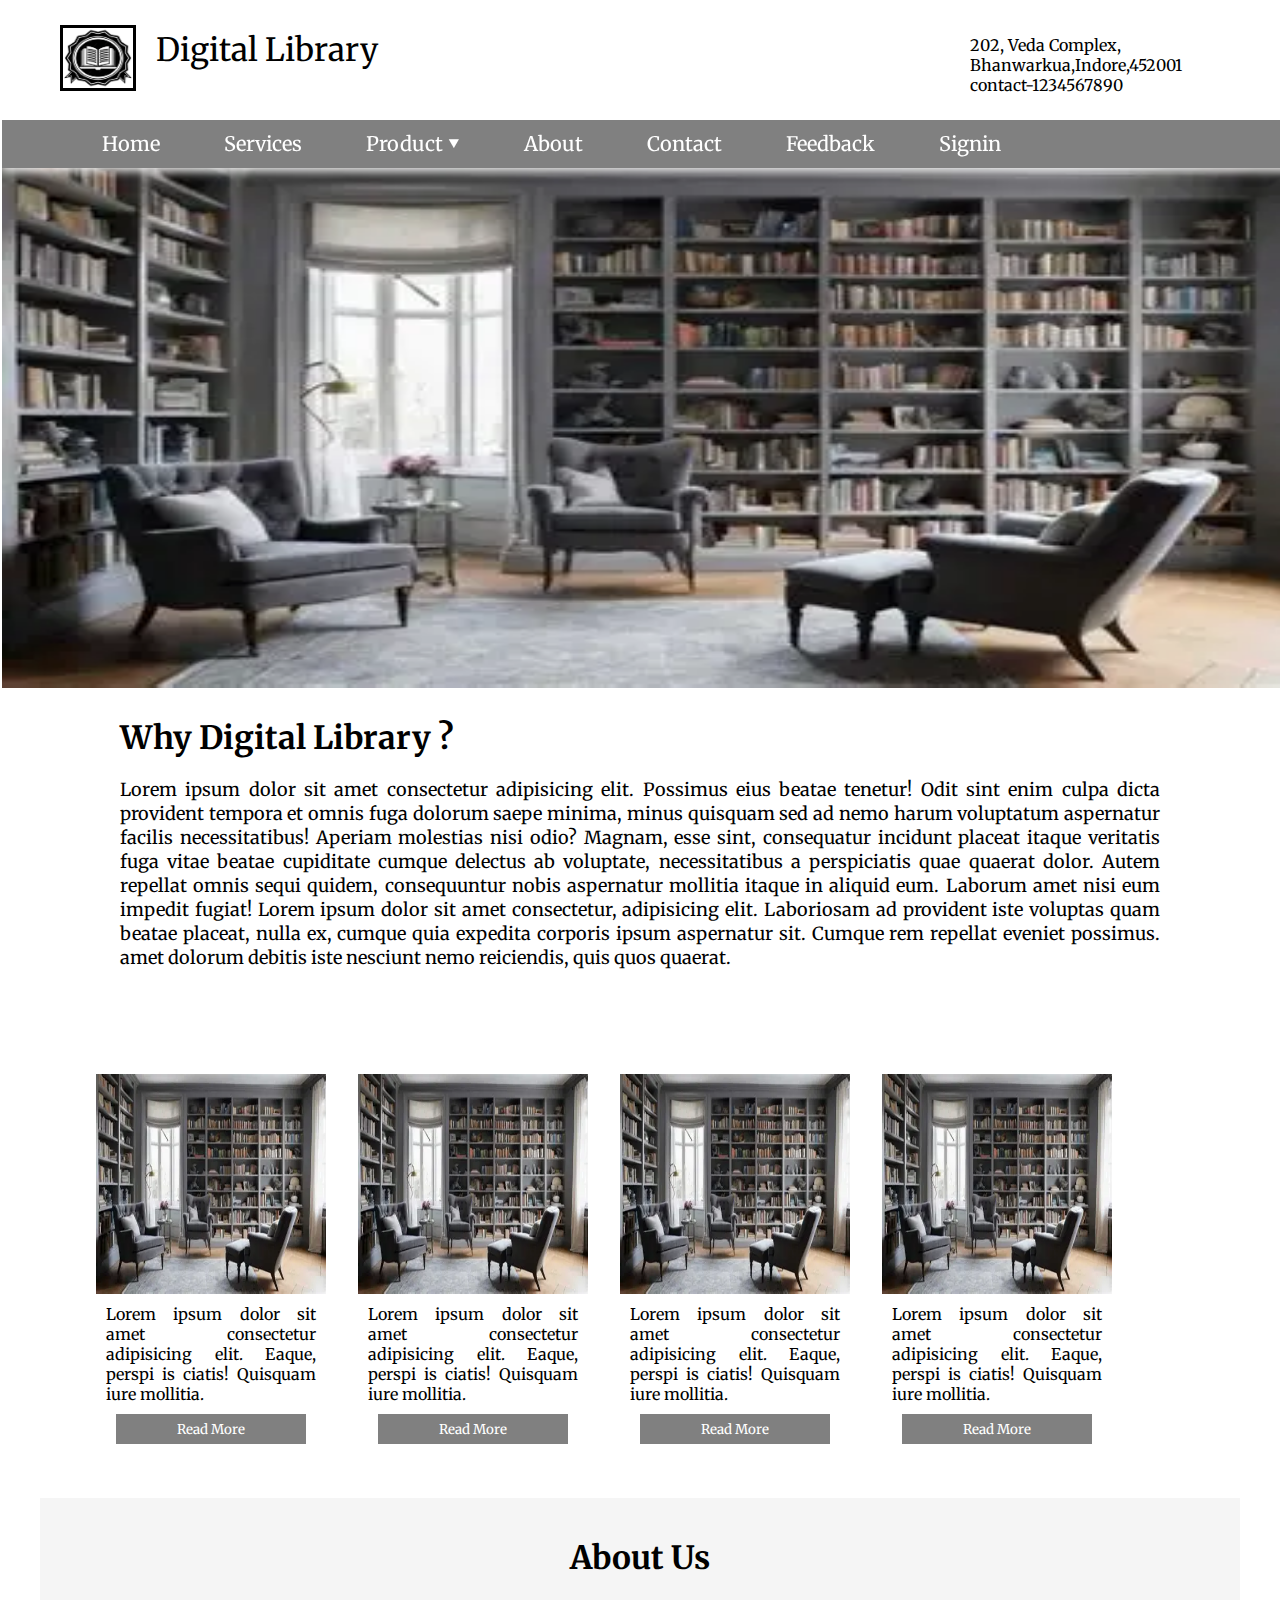
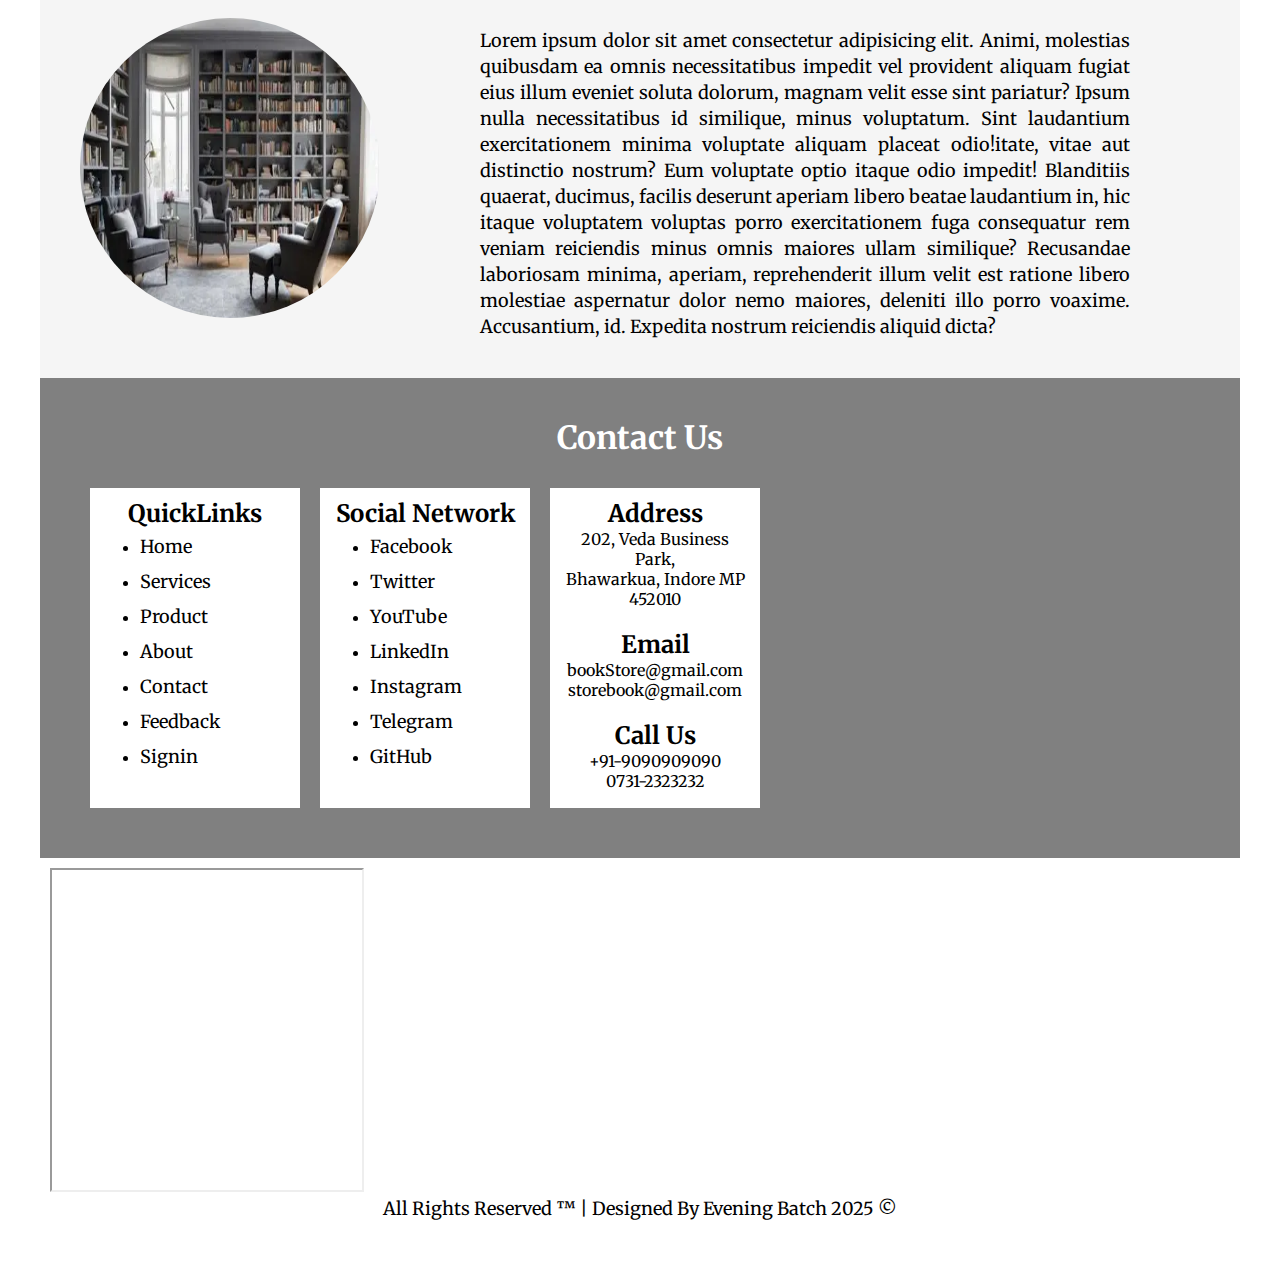
<file: Digital library/Index.html>
<!DOCTYPE html>
<html lang="en">
<head>
    <meta charset="UTF-8">
    <meta name="viewport" content="width=device-width, initial-scale=1.0">
    <title>Document</title>
    <link rel="stylesheet" href="Style.css">
</head>
<body>
    <div id="box">
        <div id="header">
            <!-- <div id="box1">--> <img src="book.webp" id="logo" alt="book"><!--</div> -->
             <span id="heading">Digital Library </span>
             <div id="address">202, Veda Complex,
                               Bhanwarkua,Indore,452001
                               contact-1234567890</div>
                <!-- <div id="box2"> -->
                </div>
                <div id="nav">
                     <ul>
                <li><a href="index.html">Home</a></li>
                <li><a href="">Services</a></li>
                <li><a href="">Product &#9662;</a>
                    <ul>
                        <li><a href="">Product 1</a></li>
                        <li><a href="">Product 2</a></li>
                        <li><a href="">Product 3</a></li>
                        <li><a href="">Product 4</a></li>
                        <li><a href="">Product 5</a></li>
                    </ul>
                </li>
                <li><a href="about.html">About</a></li>
                <li><a href="contact.html">Contact</a></li>
                <li><a href="">Feedback</a></li>
                <li><a href="">Signin</a></li>
            </ul>
                     </div>
                <!-- </div> -->
                  <div id="bannerArea">
            <img src="library.webp" id="bannerImg" alt="">
        </div>
        <div id="section">
            <h1>Why Digital Library ? </h1> <br>
            <p>
                Lorem ipsum dolor sit amet consectetur adipisicing elit. Possimus eius beatae tenetur! Odit sint enim
                culpa dicta provident tempora et omnis fuga dolorum saepe minima, minus quisquam sed ad nemo harum
                voluptatum aspernatur facilis necessitatibus! Aperiam molestias nisi odio? Magnam, esse sint,
                consequatur incidunt placeat itaque veritatis fuga vitae beatae cupiditate cumque delectus ab voluptate,
                necessitatibus a perspiciatis quae quaerat dolor. Autem repellat omnis sequi quidem, consequuntur nobis
                aspernatur mollitia itaque in aliquid eum. Laborum amet nisi eum impedit fugiat! Lorem ipsum dolor sit
                amet consectetur, adipisicing elit. Laboriosam ad provident iste voluptas quam beatae placeat, nulla ex,
                cumque quia expedita corporis ipsum aspernatur sit. Cumque rem repellat eveniet possimus. amet dolorum
                debitis iste nesciunt nemo reiciendis, quis quos quaerat.
            </p>
        </div>
        <div id="box">
              <div id="box1">
                <div id="boxImage">
                    <img src="library.webp" id="boxImg" alt="">
                </div>
                <div id="boxContent">
                    Lorem ipsum dolor sit amet consectetur adipisicing elit. Eaque, perspi is ciatis! Quisquam iure
                    mollitia. <br>
                    <button>Read More</button>
                </div>
            </div>
            <div id="box1">
                <div id="boxImage">
                    <img src="library.webp" id="boxImg" alt="">
                </div>
                <div id="boxContent">
                    Lorem ipsum dolor sit amet consectetur adipisicing elit. Eaque, perspi is ciatis! Quisquam iure
                    mollitia. <br>
                    <button>Read More</button>
                </div>
            </div>
            <div id="box1">
                <div id="boxImage">
                    <img src="library.webp" id="boxImg" alt="">
                </div>
                <div id="boxContent">
                    Lorem ipsum dolor sit amet consectetur adipisicing elit. Eaque, perspi is ciatis! Quisquam iure
                    mollitia. <br>
                    <button>Read More</button>
                </div>
            </div>
            <div id="box1">
                <div id="boxImage">
                    <img src="library.webp" id="boxImg" alt="">
                </div>
                <div id="boxContent">
                    Lorem ipsum dolor sit amet consectetur adipisicing elit. Eaque, perspi is ciatis! Quisquam iure
                    mollitia. <br>
                    <button>Read More</button>
                </div>
            </div>
      </div>

            
    
    <div id="about">
            <center>
                <h1>About Us</h1>
            </center>
            <div id="aboutImg">
                <img src="library.webp" id="aboutImage" alt="">
            </div>
            <div id="aboutContent">
                Lorem ipsum dolor sit amet consectetur adipisicing elit. Animi, molestias quibusdam ea omnis necessitatibus impedit vel provident aliquam fugiat eius illum eveniet soluta dolorum, magnam velit esse sint pariatur? Ipsum nulla necessitatibus id similique, minus voluptatum. Sint laudantium exercitationem minima voluptate aliquam placeat odio!itate, vitae aut distinctio nostrum? Eum voluptate optio itaque odio impedit! Blanditiis quaerat, ducimus, facilis deserunt aperiam libero beatae laudantium in, hic itaque voluptatem voluptas porro exercitationem fuga consequatur rem veniam reiciendis minus omnis maiores ullam similique? Recusandae laboriosam minima, aperiam, reprehenderit illum velit est ratione libero molestiae aspernatur dolor nemo maiores, deleniti illo porro voaxime. Accusantium, id. Expedita nostrum reiciendis aliquid dicta?
            </div>
        </div>
        <div id="contact">
             <center>
                <h1>Contact Us</h1>
            </center>
            <div id="contactBox">
                <center>
                    <h2>QuickLinks</h2>
                </center>
                <ul>
                    <li><a href="">Home</a></li>
                    <li><a href="">Services</a></li>
                    <li><a href="">Product</a></li>
                    <li><a href="">About</a></li>
                    <li><a href="">Contact</a></li>
                    <li><a href="">Feedback</a></li>
                    <li><a href="">Signin</a></li>
                </ul>
            </div>
            <div id="contactBox">
                 <center>
                    <h2>Social Network</h2>
                </center>
                <ul>
                    <li><a href="">Facebook</a></li>
                    <li><a href="">Twitter</a></li>
                    <li><a href="">YouTube</a></li>
                    <li><a href="">LinkedIn</a></li>
                    <li><a href="">Instagram</a></li>
                    <li><a href="">Telegram</a></li>
                    <li><a href="">GitHub</a></li>
                </ul>
            </div>
            <div id="contactBox">
                 <center>
                    <h2>Address</h2>
                    202, Veda Business Park, <br>
                Bhawarkua, Indore MP <br>
                452010    
                        </center> <br>
                 <center>
                    <h2>Email</h2>
                bookStore@gmail.com <br>
                storebook@gmail.com    
                </center><br>
                 <center>
                    <h2>Call Us</h2>
                +91-9090909090 <br>
                0731-2323232    
                </center>
            </div>
            <div id="contactMBox">
              <iframe src="" style="border:0;" allowfullscreen="" loading="lazy" referrerpolicy="no-referrer-when-downgrade"></iframe>
            </div>
        </div>
        <div id="footer"><iframe src="https://www.google.com/maps/embed?pb=!1m18!1m12!1m3!1d3680.938009758968!2d75.86423627403478!3d22.69335147940597!2m3!1f0!2f0!3f0!3m2!1i1024!2i768!4f13.1!3m3!1m2!1s0x3962fce4950f06f5%3A0x2fc90e1457347a60!2s1st%20Floor%20Veda%20Complex!5e0!3m2!1sen!2sin!4v1760631364926!5m2!1sen!2sin"allowfullscreen="" loading="lazy" referrerpolicy="no-referrer-when-downgrade"></iframe>
            <center>
                All Rights Reserved &trade; | Designed By Evening Batch 2025 &copy;
            </center>
        </div>
    </div>
</body>
</html>
</file>
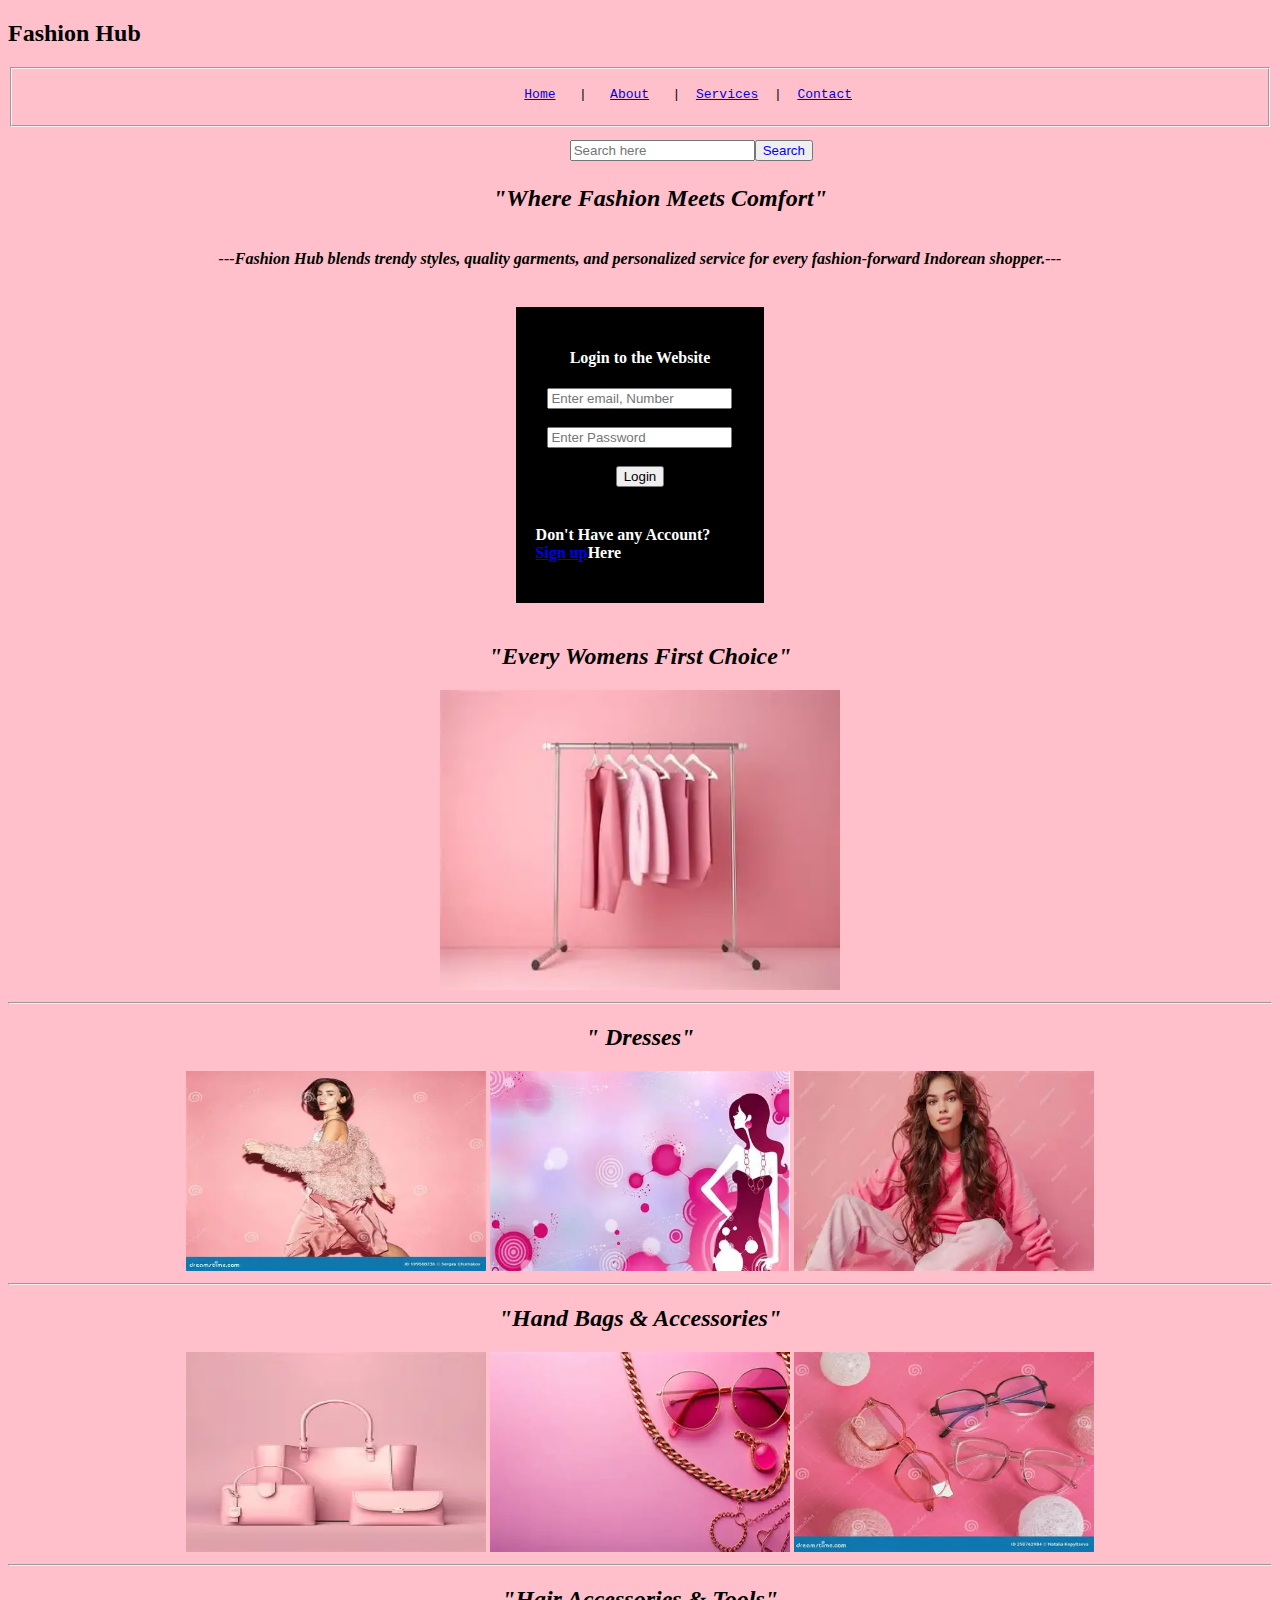
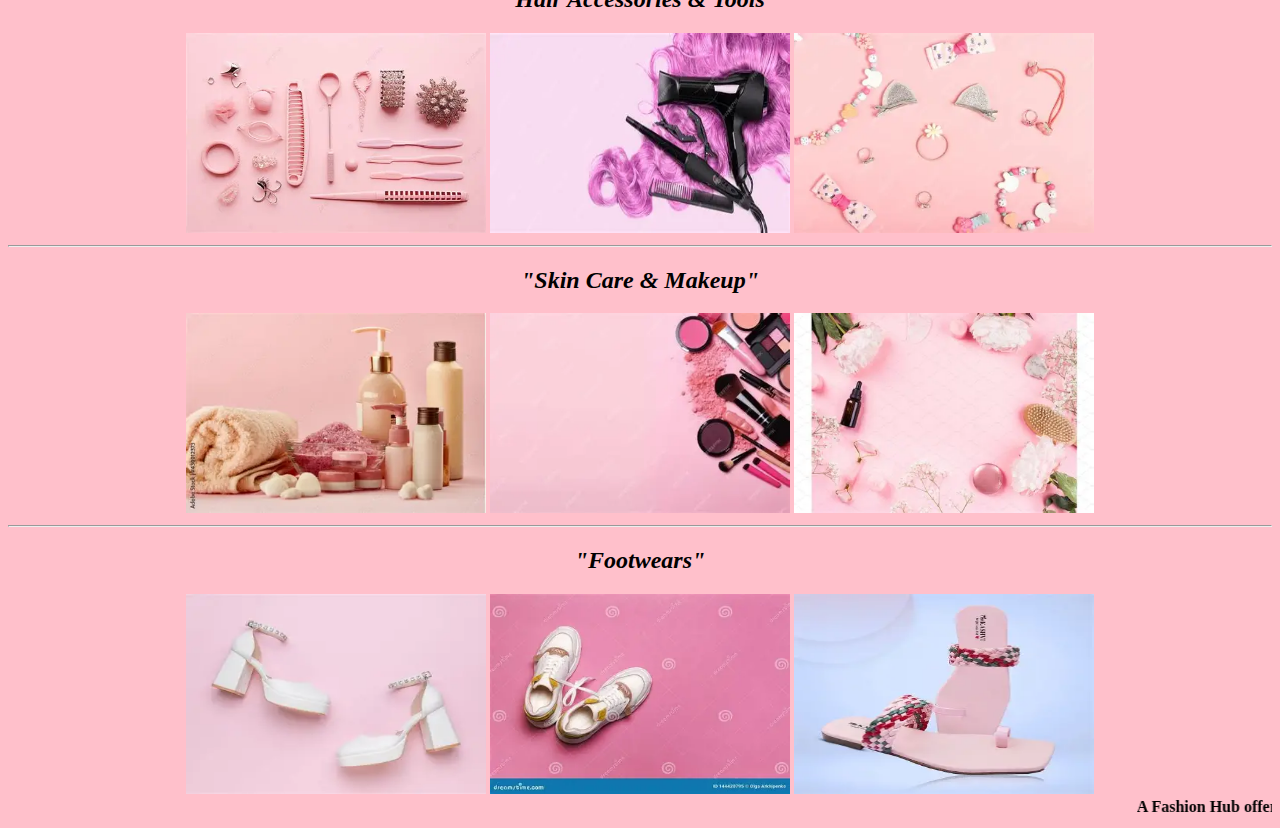
<file: Fashion/index.html>
<!DOCTYPE html>
<html lang="en">
<head>
    <meta charset="UTF-8">
    <meta name="viewport" content="width=device-width, initial-scale=1.0">
    <title>Fashion Hub</title>
</head>
<body bgcolor="pink">
<h2><font color="black">Fashion Hub</font></h2>
<fieldset><pre><ul>                                                           <a href="#">Home</a>   |   <a href="#">About</a>   |  <a href="#">Services</a>  |  <a href="#">Contact</a> </pre> </fieldset>
        
    </ul>

    
    
    
      <pre>                                                                        <input type="text" placeholder="Search here"><button><font color="blue">Search</font></button></pre>   
   
                                                                                                                                                                                      
      
          <center><h2> <font color="black"> <i> <ul>"Where Fashion Meets  Comfort"</ul>  </i> 
            <h6><i>---Fashion Hub blends trendy styles, quality garments, and personalized service for every fashion-forward Indorean shopper.---</i></h6>
        </font></h2><table border="0" width="20%" cellpadding="20">
        <tr height="20">
       <td bgcolor="black" width="30%">
 <h4><center><font color="white">Login to the Website</font></center> </h4>
    
 <center> <input type="text"
 placeholder="Enter email, Number"
required></center>      <br>
 <center><input type="text"
placeholder="Enter Password"
required></center>
<br>
<center><button color="black">Login</button></center>
<br>
<h4><font color="White">Don't  Have  any  Account? 
<a href="#">Sign up</a>Here</font></h4>
 </td>
      </tr>
     </table></center>     
     <br>
<center> <h2> <i>"Every Womens First Choice"</i></h2>
 <img src="pink bg.webp" alt="clothes" width="400px" height="300">
     <br>
     <hr>
    <h2>  <i>" Dresses"</i> </h2>
    <img src="dress.webp" alt="dress" height="200" width="300">        
    <img src="pink bg2.webp" alt="Dresses" height="200" width="300">
        <img src="girls.webp" alt="dress" height="200" width="300">    
            
            <hr>
            <h2> <i>"Hand Bags & Accessories"</i></h2>
            <img src="hand bag.webp" alt="hand bag"height="200" width="300">
            <img src="accessories.webp" alt="accessories"height="200" width="300">
            <img src="glassess.webp" alt="glassess"height="200" width="300">
            <hr>
            <h2><i>"Hair Accessories & Tools"</i></h2>
            <img src="hair Access.webp" alt="hair accessories"height="200" width="300">
            <img src="tools.webp" alt="tools"height="200" width="300">
            <img src="cute hair accessories.webp" alt="cute hair accessories"height="200" width="300">
            <hr>
            <h2><i>"Skin Care & Makeup"</i></h2>
             <img src="skin care.webp" alt="Skin care"height="200" width="300">
              <img src="Makeup.webp" alt="makeup"height="200" width="300">
               <img src="tools1.webp" alt="tools"height="200" width="300">
               <hr>
               <h2><i>"Footwears"</i></h2>
               <img src="sandal2.webp" alt="sandal"height="200" width="300">
               <img src="shoes.webp" alt="shoes"height="200" width="300">
               <img src="flats.webp" alt="flats"height="200" width="300">
            </center> 
          <marquee direction="left" behavior="scroll" scrollamount="15"><b>
       A Fashion Hub offers trendy, affordable fashion with easy navigation, secure shopping, diverse collections, and convenient delivery for all styles.</b></marquee>
        
</body>
</html>
</file>
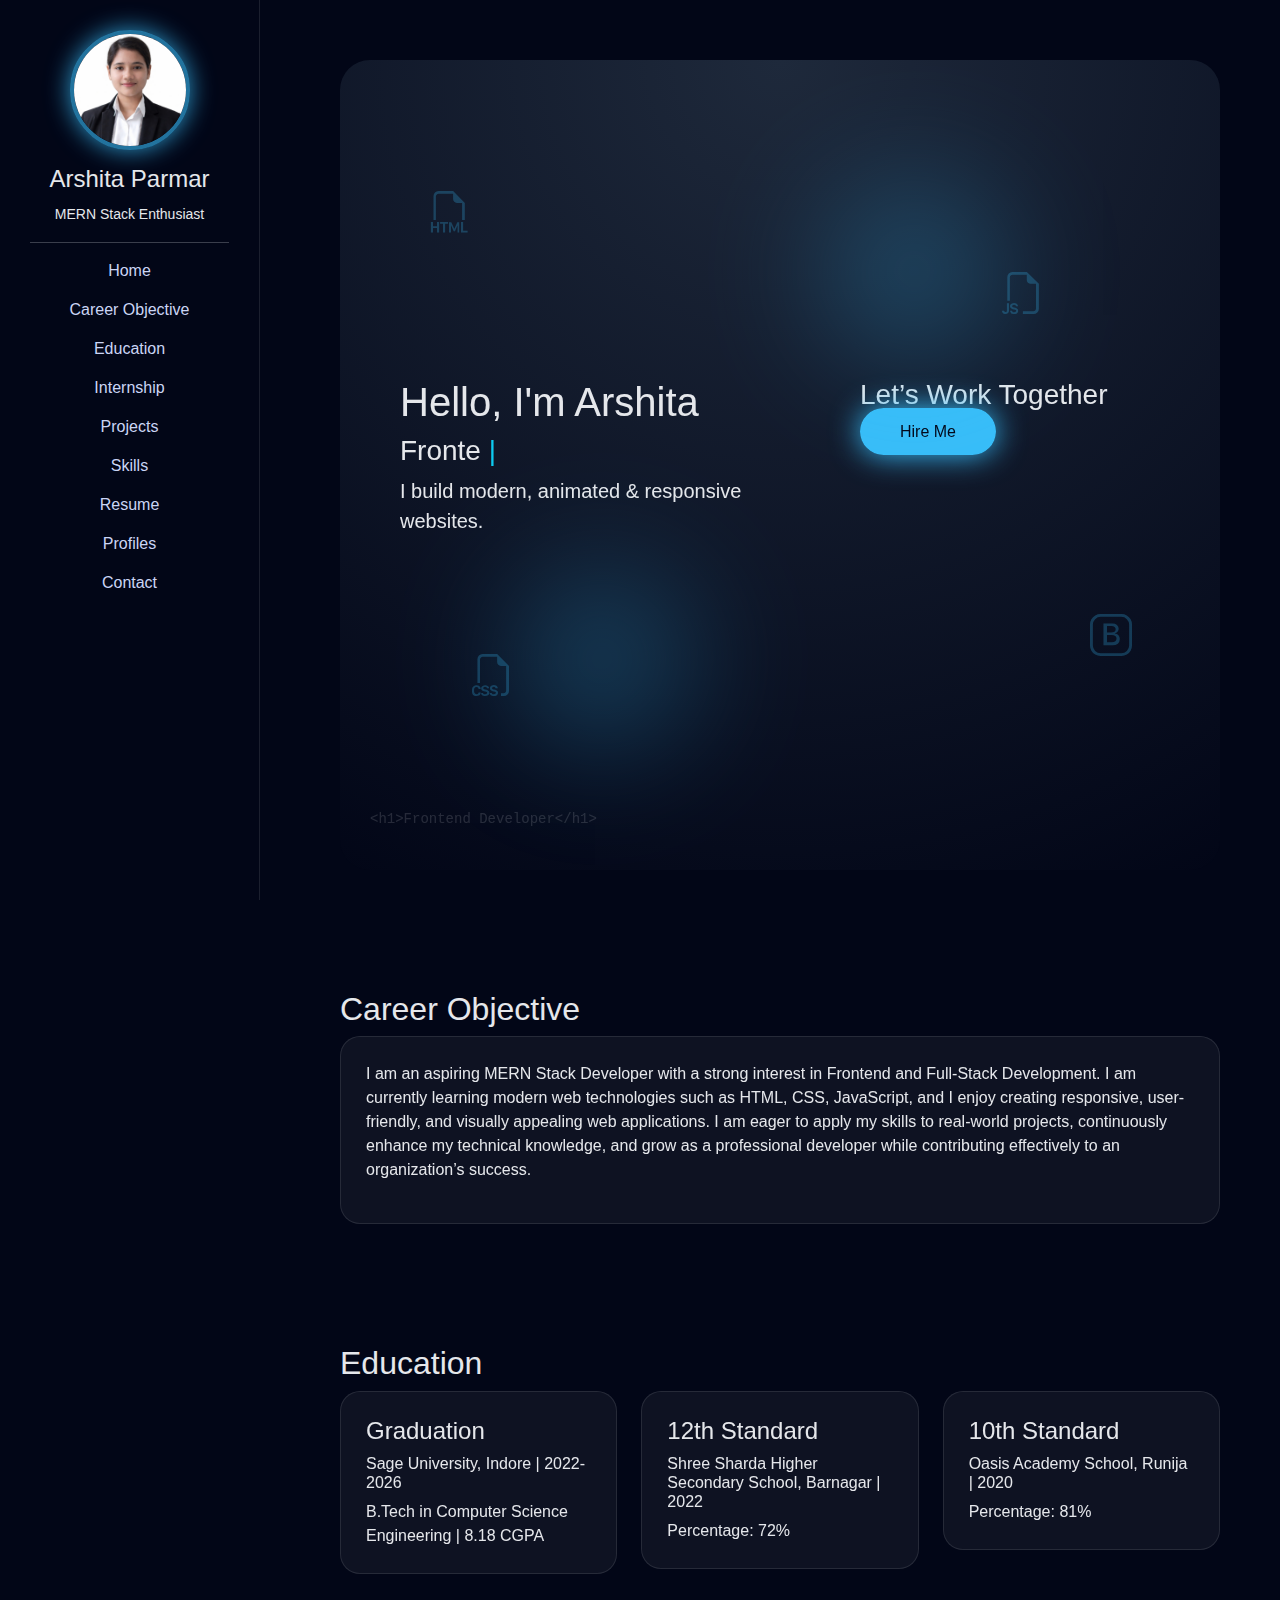
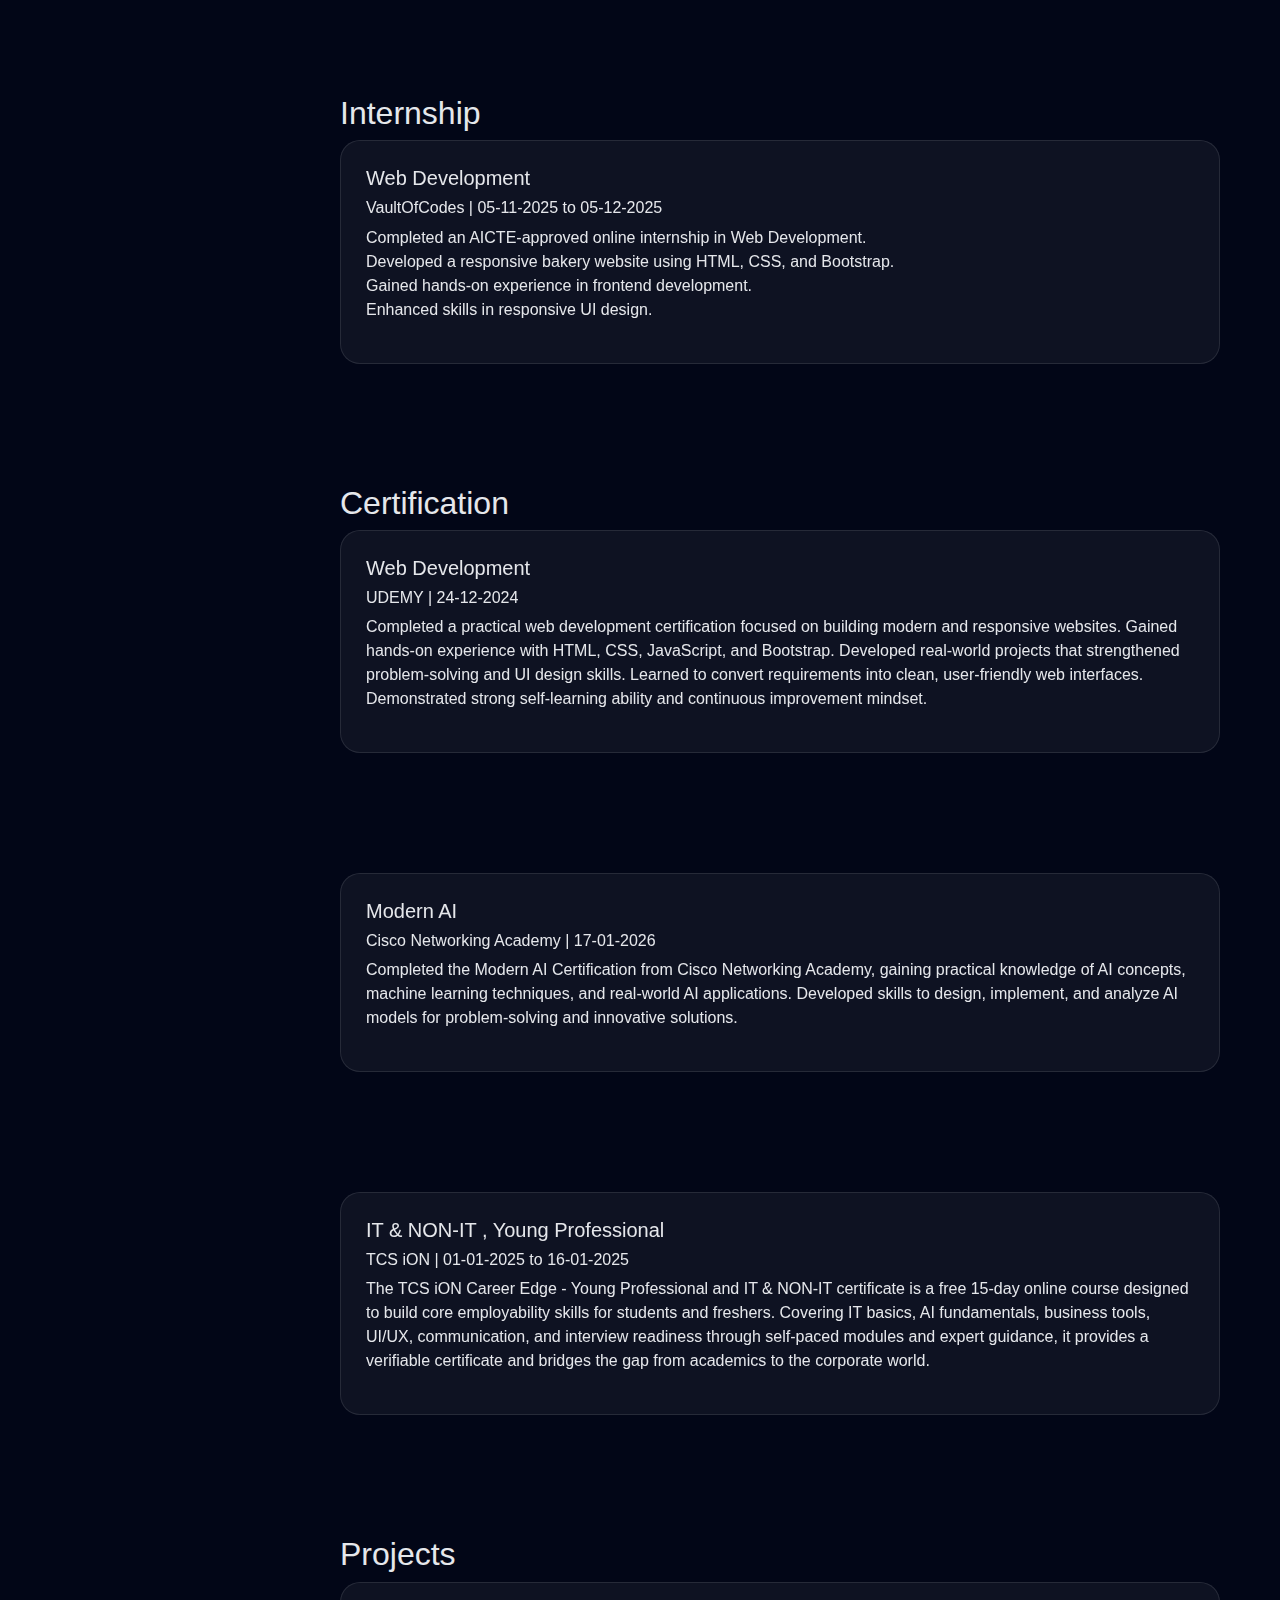
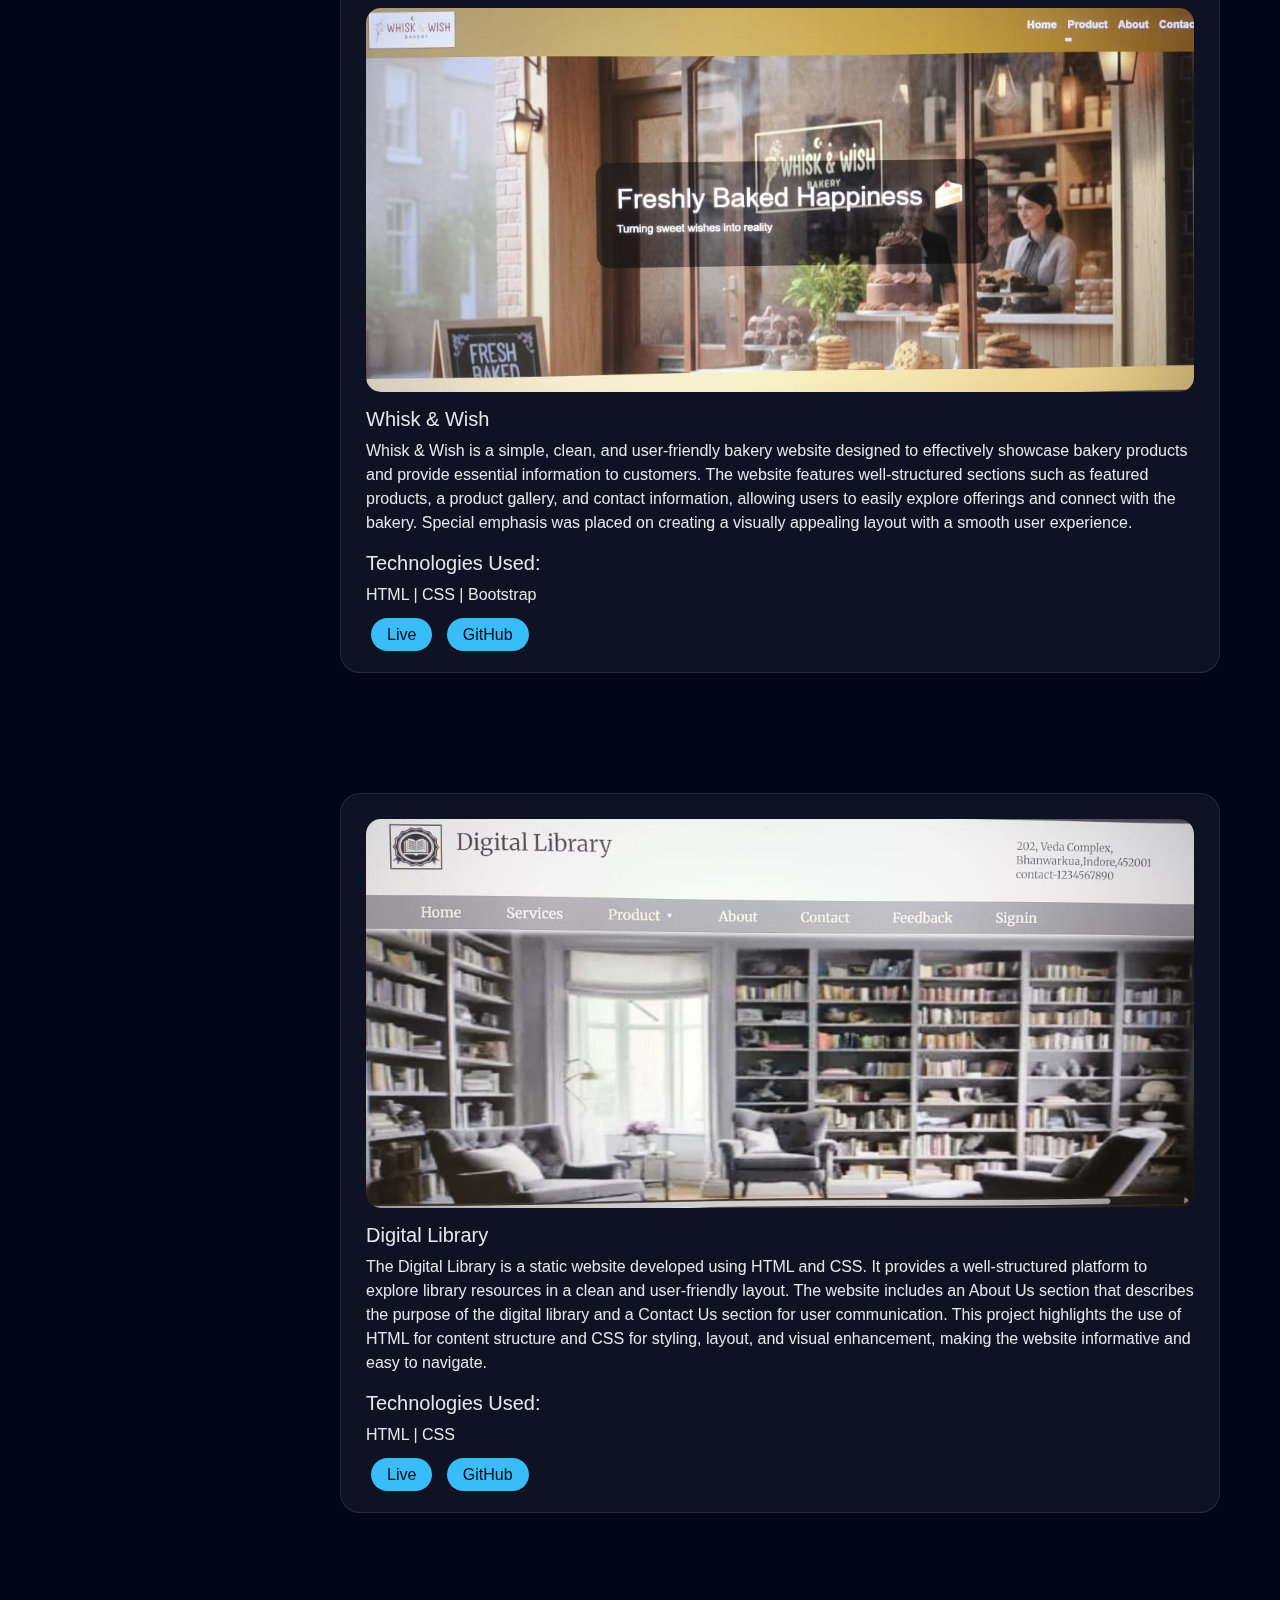
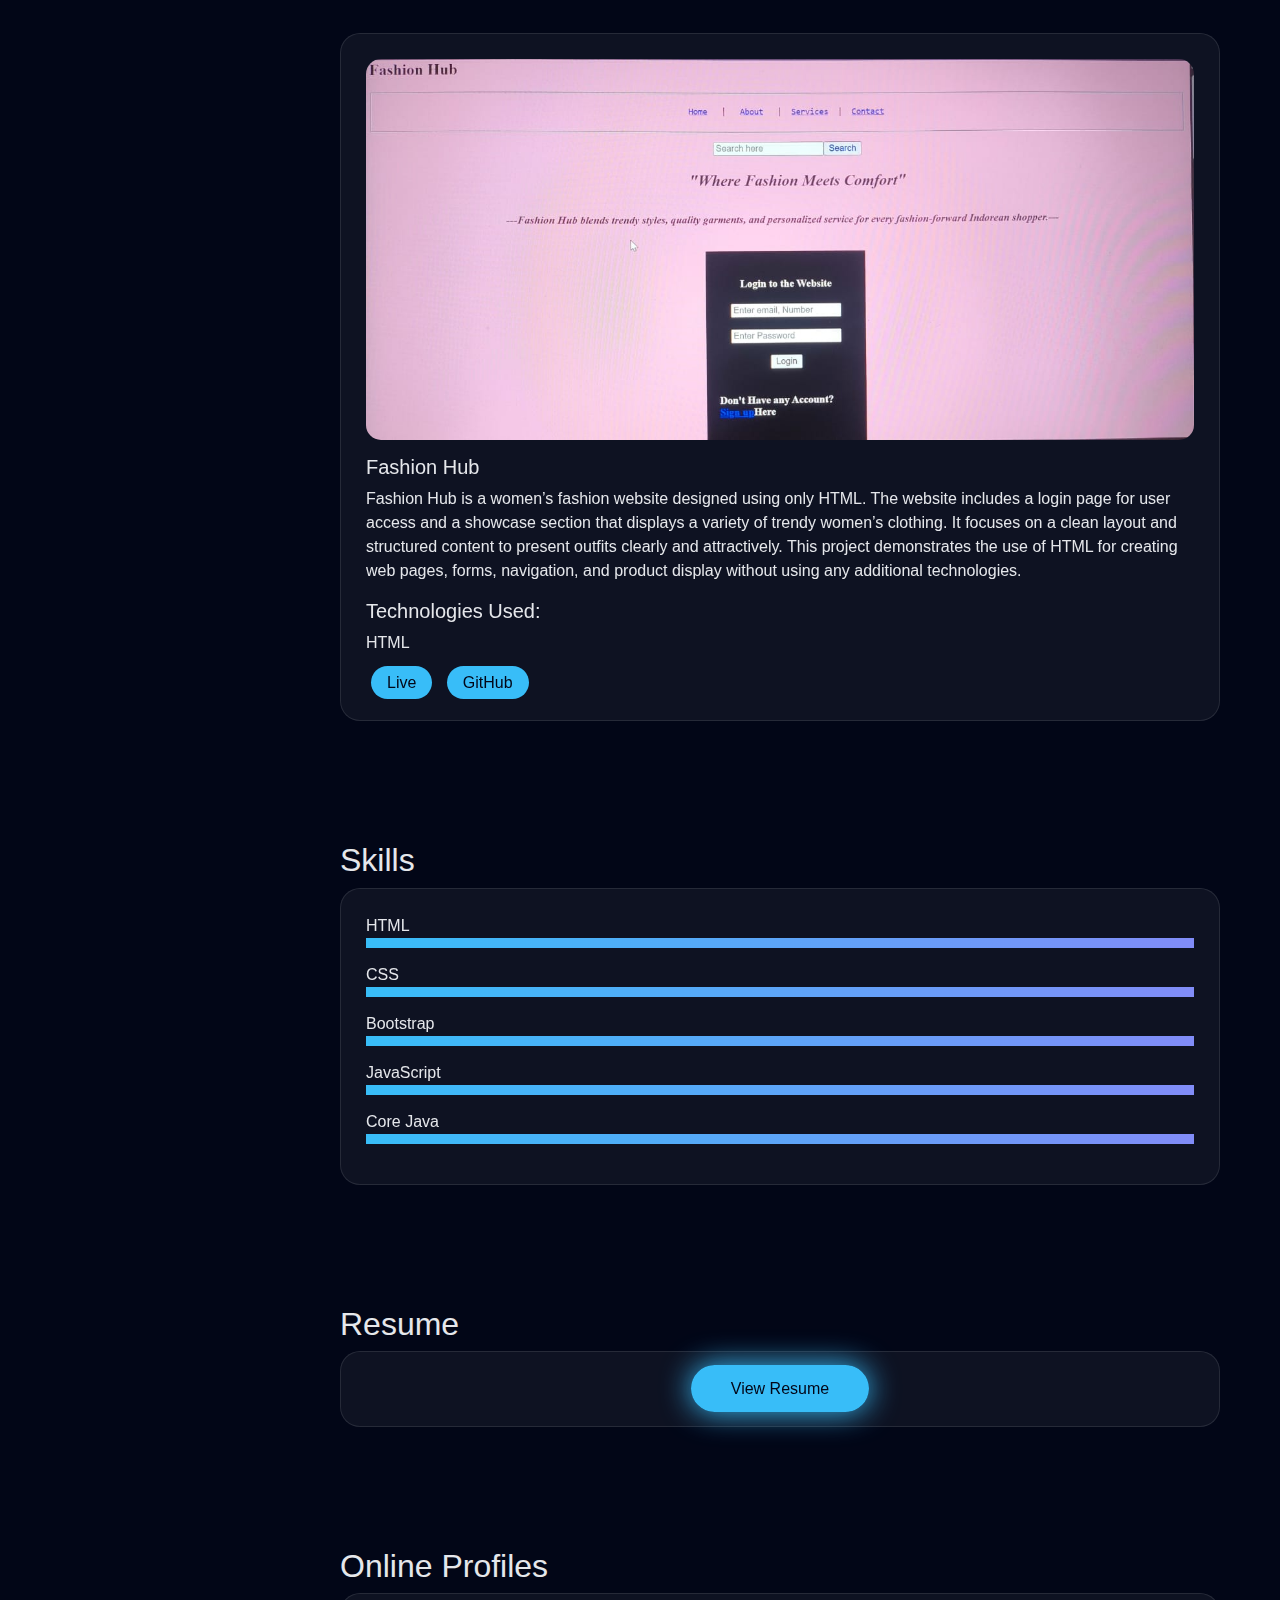
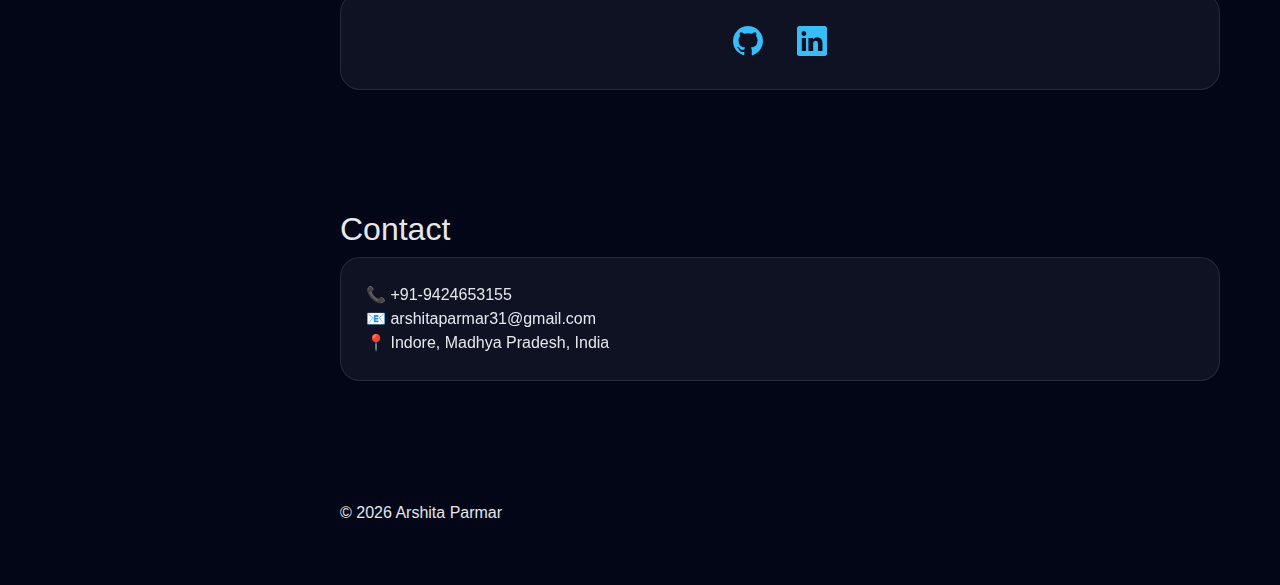
<file: Portfolio/index.html>
<!DOCTYPE html>
<html lang="en">
<head>
<meta charset="UTF-8">
<meta name="viewport" content="width=device-width, initial-scale=1.0">
<title>Arshita | Frontend Developer</title>

<link href="https://cdn.jsdelivr.net/npm/bootstrap@5.3.2/dist/css/bootstrap.min.css" rel="stylesheet">
<link href="https://cdn.jsdelivr.net/npm/bootstrap-icons/font/bootstrap-icons.css" rel="stylesheet">
<link href="https://unpkg.com/aos@2.3.1/dist/aos.css" rel="stylesheet">

<style>
*{scroll-behavior:smooth}
body{font-family:'Poppins',sans-serif;background:#020617;color:#e5e7eb;margin:0;padding:0;}

/* Hamburger */
.menu-btn{
  display:none;
  position:fixed;
  top:18px;
  left:18px;
  font-size:30px;
  color:#38bdf8;
  z-index:1200;
  cursor:pointer;
}

/* Sidebar */
.sidebar{
  position:fixed;width:260px;height:100vh;background:#020617;
  padding:30px;border-right:1px solid rgba(255,255,255,.1);
  transition:.4s;z-index:1100;
}
.sidebar a{display:block;margin:15px 0;color:#cbd5f5;text-decoration:none;transition:.3s}
.sidebar a:hover,
.sidebar a.active{color:#38bdf8;font-weight:600;transform:translateX(10px);}

/* Sidebar Photo */
.sidebar-pic{
  width:120px;height:120px;border-radius:50%;
  border:4px solid rgba(56,189,248,.6);
  box-shadow:0 0 25px rgba(56,189,248,.8);
  animation:floatPic 6s ease-in-out infinite;margin-bottom:15px;
}
@keyframes floatPic{50%{transform:translateY(-12px)}}


/* scroll */
.sidebar{
  position:fixed;
  width:260px;
  height:100vh;
  background:#020617;
  padding:30px;
  border-right:1px solid rgba(255,255,255,.1);
  transition:.4s;
  z-index:1100;

  /* ✅ ADD THIS */
  overflow-y:auto;
}



/* Main */
.main{margin-left:280px;padding:60px;transition:margin-left 0.4s;}
section{margin-bottom:120px}

/* Hero */
.hero{
  min-height:90vh;
  background:radial-gradient(circle at top,#1e293b,#020617);
  border-radius:30px;
  padding:60px;
  position:relative;
  overflow:hidden;
  display:flex;
  align-items:center;
}
.hero-content{display:grid;grid-template-columns:1.4fr 1fr;gap:40px}

/* Blobs */
.blob{position:absolute;width:260px;height:260px;background:radial-gradient(circle,#38bdf8,transparent 70%);filter:blur(60px);opacity:.4;animation:blobMove 10s infinite alternate}
.blob.one{top:10%;right:20%}
.blob.two{bottom:10%;left:15%;animation-delay:3s}
@keyframes blobMove{to{transform:translate(40px,-30px)}}

/* Icons */
.tech-icons i{position:absolute;font-size:42px;color:#38bdf8;opacity:.25;animation:techFloat 8s infinite ease-in-out}
.tech-icons i:nth-child(1){top:15%;left:10%}
.tech-icons i:nth-child(2){bottom:20%;left:15%}
.tech-icons i:nth-child(3){top:25%;right:20%}
.tech-icons i:nth-child(4){bottom:25%;right:10%}
@keyframes techFloat{50%{transform:translateY(-25px) rotate(10deg)}}

/* Code BG */
.code-bg{position:absolute;left:30px;bottom:40px;font-family:monospace;font-size:14px;opacity:.15;animation:scrollCode 15s linear infinite}
@keyframes scrollCode{to{transform:translateY(-50%)}}

/* Buttons */
.glow-btn{background:#38bdf8;color:#020617;padding:15px 40px;border-radius:40px;text-decoration:none;box-shadow:0 0 30px #38bdf8;animation:pulse 2s infinite}
@keyframes pulse{50%{box-shadow:0 0 60px #38bdf8}}

/* Glass */
.glass{background:rgba(255,255,255,.05);backdrop-filter:blur(15px);border-radius:20px;padding:25px;border:1px solid rgba(255,255,255,.1)}
.glass:hover{transform:translateY(-12px)}

/* Skills */
.skill{background:#1e293b;border-radius:20px;margin-bottom:15px}
.fill{height:10px;background:linear-gradient(90deg,#38bdf8,#818cf8);animation:fill 2s forwards}
@keyframes fill{to{width:var(--w)}}

/* Projects */
.project-card img{width:100%;border-radius:15px;margin-bottom:15px}
.project-links a{margin:5px;padding:8px 16px;border-radius:20px;background:#38bdf8;color:#020617;text-decoration:none}

/* Social */
.social a{font-size:30px;margin:15px;color:#38bdf8}

/* Mobile */
@media(max-width:991px){
  .menu-btn{display:block}
  .sidebar{left:-280px}
  .sidebar.active{left:0}
  .main{margin-left:0;padding:90px 20px}
  .hero-content{grid-template-columns:1fr;text-align:center}
  .code-bg{display:none}
}
</style>
</head>
<body>

<!-- Hamburger Icon -->
<i class="bi bi-list menu-btn" onclick="toggleMenu()"></i>

<div class="sidebar text-center" id="sidebar">
  <img src="ArshitaParmar.jpg" class="sidebar-pic">
  <h4>Arshita Parmar</h4>
  <small>MERN Stack Enthusiast</small>
  <hr>
  <a href="#home" onclick="toggleMenu()">Home</a>
  <a href="#about" onclick="toggleMenu()">Career Objective</a>
  <a href="#education" onclick="toggleMenu()">Education</a>
  <a href="#internship" onclick="toggleMenu()">Internship</a>
  <a href="#projects" onclick="toggleMenu()">Projects</a>
  <a href="#skills" onclick="toggleMenu()">Skills</a>
  <a href="#resume" onclick="toggleMenu()">Resume</a>
  <a href="#profiles" onclick="toggleMenu()">Profiles</a>
  <a href="#contact" onclick="toggleMenu()">Contact</a>
</div>

<div class="main">

<!-- All your sections preserved exactly as original -->
<section id="home" class="hero" data-aos="zoom-in">
  <div class="blob one"></div>
  <div class="blob two"></div>
  <div class="tech-icons">
    <i class="bi bi-filetype-html"></i>
    <i class="bi bi-filetype-css"></i>
    <i class="bi bi-filetype-js"></i>
    <i class="bi bi-bootstrap"></i>
  </div>
  <div class="hero-content">
    <div>
      <h1>Hello, I'm Arshita</h1>
      <h3><span id="type"></span><span class="text-info"> |</span></h3>
      <p class="lead">I build modern, animated & responsive websites.</p>
    </div>
    <div>
      <h3>Let’s Work Together</h3>
      <a href="#contact" class="glow-btn">Hire Me</a>
    </div>
  </div>
  <div class="code-bg">&lt;h1&gt;Frontend Developer&lt;/h1&gt;</div>
</section>

 <h2>Career Objective</h2>
<section id="about" class="glass">
  <!-- <h2>Career Objective</h2> -->
  <p>I am an aspiring MERN Stack Developer with a strong interest in Frontend and Full-Stack Development. I am currently learning modern web technologies such as HTML, CSS, JavaScript, and I enjoy creating responsive, user-friendly, and visually appealing web applications. I am eager to apply my skills to real-world projects, continuously enhance my technical knowledge, and grow as a professional developer while contributing effectively to an organization’s success.</p>
</section>

<section id="education">
  <h2>Education</h2>
  <div class="row g-4">
    <div class="col-md-4"><div class="glass">
      <h4>Graduation</h4>
       <h6>Sage University, Indore | 2022-2026</h6>
      B.Tech in Computer Science Engineering | 8.18 CGPA</div></div>
    <div class="col-md-4"><div class="glass">
      <h4>12th Standard</h4>
      <h6>Shree Sharda Higher Secondary School, Barnagar | 2022</h6>
          Percentage: 72%</div></div>
    <div class="col-md-4"><div class="glass"><h4>10th Standard</h4>
     <h6>Oasis Academy School, Runija | 2020</h6>
          Percentage: 81%</div></div>
  </div>
</section>


<!-- internship -->
<h2>Internship</h2>
<section id="internship" class="glass">
     <h5>Web Development</h5>
  <h6>VaultOfCodes | 05-11-2025 to 05-12-2025</h6>
   <p>Completed an AICTE-approved online internship in Web Development.<br>
    Developed a responsive bakery website using HTML, CSS, and Bootstrap.<br>
    Gained hands-on experience in frontend development.<br>
    Enhanced skills in responsive UI design.</p> 
    </section>

<!-- certification -->
<h2>Certification</h2>
<section id="internship" class="glass">
     <h5>Web Development</h5>
  <h6>UDEMY | 24-12-2024</h6>
   <p>Completed a practical web development certification focused on building modern and responsive websites. Gained hands-on experience with HTML, CSS, JavaScript, and Bootstrap. Developed real-world projects that strengthened problem-solving and UI design skills. Learned to convert requirements into clean, user-friendly web interfaces. Demonstrated strong self-learning ability and continuous improvement mindset.</p>
</section>
<section id="internship" class="glass">
     <h5>Modern AI</h5>
  <h6>Cisco Networking Academy | 17-01-2026</h6>
   <p>Completed the Modern AI Certification from Cisco Networking Academy, gaining practical knowledge of AI concepts, machine learning techniques, and real-world AI applications. Developed skills to design, implement, and analyze AI models for problem-solving and innovative solutions.</p>
</section>

<section id="internship" class="glass">
     <h5>IT & NON-IT , Young Professional</h5>
  <h6>TCS iON | 01-01-2025 to 16-01-2025</h6>
   <p>The TCS iON Career Edge - Young Professional and IT & NON-IT certificate is a free 15-day online course designed to build core employability skills for students and freshers. Covering IT basics, AI fundamentals, business tools, UI/UX, communication, and interview readiness through self-paced modules and expert guidance, it provides a verifiable certificate and bridges the gap from academics to the corporate world.</p>
</section>

<!-- projects -->
   <h2>Projects</h2>
<section id="projects">
  <div class="glass project-card">
    <img src="Bakery.jpg">
    <h5>Whisk & Wish</h5>
    <p>Whisk & Wish is a simple, clean, and user-friendly bakery website designed to effectively showcase bakery products and provide essential information to customers. The website features well-structured sections such as featured products, a product gallery, and contact information, allowing users to easily explore offerings and connect with the bakery. Special emphasis was placed on creating a visually appealing layout with a smooth user experience.</p>

    <h5>Technologies Used:</h5>
    <p>HTML | CSS | Bootstrap</p>
    <div class="project-links">
      <a href="https://resonant-youtiao-f82fdc.netlify.app/">Live</a>
      <a href="https://github.com/arshitaparmar31/HTML-CSS-Bootstrap/tree/main/WhiskandWish">GitHub</a>
    </div>
  </div>
</section>

<section id="projects">
  <div class="glass project-card">
    <img src="DL.jpg">
    <h5>Digital Library</h5>
    <p>The Digital Library is a static website developed using HTML and CSS. It provides a well-structured platform to explore library resources in a clean and user-friendly layout. The website includes an About Us section that describes the purpose of the digital library and a Contact Us section for user communication. This project highlights the use of HTML for content structure and CSS for styling, layout, and visual enhancement, making the website informative and easy to navigate.</p>

    <h5>Technologies Used:</h5>
    <p>HTML | CSS </p>
    <div class="project-links">
      <a href="https://quiet-wisp-742da7.netlify.app/">Live</a>
      <a href="https://github.com/arshitaparmar31/HTML-CSS-Bootstrap/tree/main/Digital%20library">GitHub</a>
    </div>
  </div>
</section>


<section id="projects">
  <div class="glass project-card">
    <img src="fashion.jpg">
    <h5>Fashion Hub</h5>
    <p>Fashion Hub is a women’s fashion website designed using only HTML. The website includes a login page for user access and a showcase section that displays a variety of trendy women’s clothing. It focuses on a clean layout and structured content to present outfits clearly and attractively. This project demonstrates the use of HTML for creating web pages, forms, navigation, and product display without using any additional technologies.</p>

    <h5>Technologies Used:</h5>
    <p>HTML</p>
    <div class="project-links">
      <a href="https://teal-kataifi-3fcb78.netlify.app/">Live</a>
      <a href="https://github.com/arshitaparmar31/HTML-CSS-Bootstrap/tree/main/Fashion">GitHub</a>
    </div>
  </div>
</section>


<!-- skilss -->
<section id="skills">
  <h2>Skills</h2>
  <div class="glass">
    HTML<div class="skill"><div class="fill" style="--w:100%"></div></div>
    CSS<div class="skill"><div class="fill" style="--w:90%"></div></div>
     Bootstrap<div class="skill"><div class="fill" style="--w:85%"></div></div>
    JavaScript<div class="skill"><div class="fill" style="--w:65%"></div></div>
     Core Java<div class="skill"><div class="fill" style="--w:80%"></div></div>
  </div>
</section>

<!-- resume -->
<h2>Resume</h2>
<section id="resume" class="glass text-center">
  <a href="ArshitaParmarPOT.pdf" class="glow-btn">View Resume</a>
</section>

<!-- online profiles -->
<h2>Online Profiles</h2>
<section id="profiles" class="glass social text-center">
  <a href="https://github.com/arshitaparmar31"><i class="bi bi-github"></i></a>
  <a href="https://www.linkedin.com/in/arshita-parmar-82168a2a7/"><i class="bi bi-linkedin"></i></a>
</section>

<!-- contact -->
<h2>Contact</h2>
<section id="contact" class="glass">
  📞 +91-9424653155<br>
  📧 arshitaparmar31@gmail.com <br>
  📍 Indore, Madhya Pradesh, India

</section>

<footer>© 2026 Arshita Parmar</footer>
</div>

<script src="https://unpkg.com/aos@2.3.1/dist/aos.js"></script>
<script>
AOS.init({duration:1200});

/* Typing effect */
const words=["Frontend Developer","Creative Coder"];
let i=0,j=0,d=false;
setInterval(()=>{
  document.getElementById("type").innerText=words[i].slice(0,j);
  d?j--:j++;
  if(j===words[i].length+1)d=true;
  if(j===0){d=false;i=(i+1)%words.length}
},120);

/* Hamburger toggle */
function toggleMenu(){
  document.getElementById("sidebar").classList.toggle("active");
}

/* Scrollspy */
const sections = document.querySelectorAll("section");
const navLinks = document.querySelectorAll(".sidebar a");
window.addEventListener("scroll", () => {
  let current = "";
  sections.forEach(section => {
    const sectionTop = section.offsetTop - 150;
    const sectionHeight = section.offsetHeight;
    if(scrollY >= sectionTop && scrollY < sectionTop + sectionHeight){
      current = section.getAttribute("id");
    }
  });
  navLinks.forEach(link => {
    link.classList.remove("active");
    if(link.getAttribute("href") === "#" + current){
      link.classList.add("active");
    }
  });
});
</script>
</body>
</html>
</file>
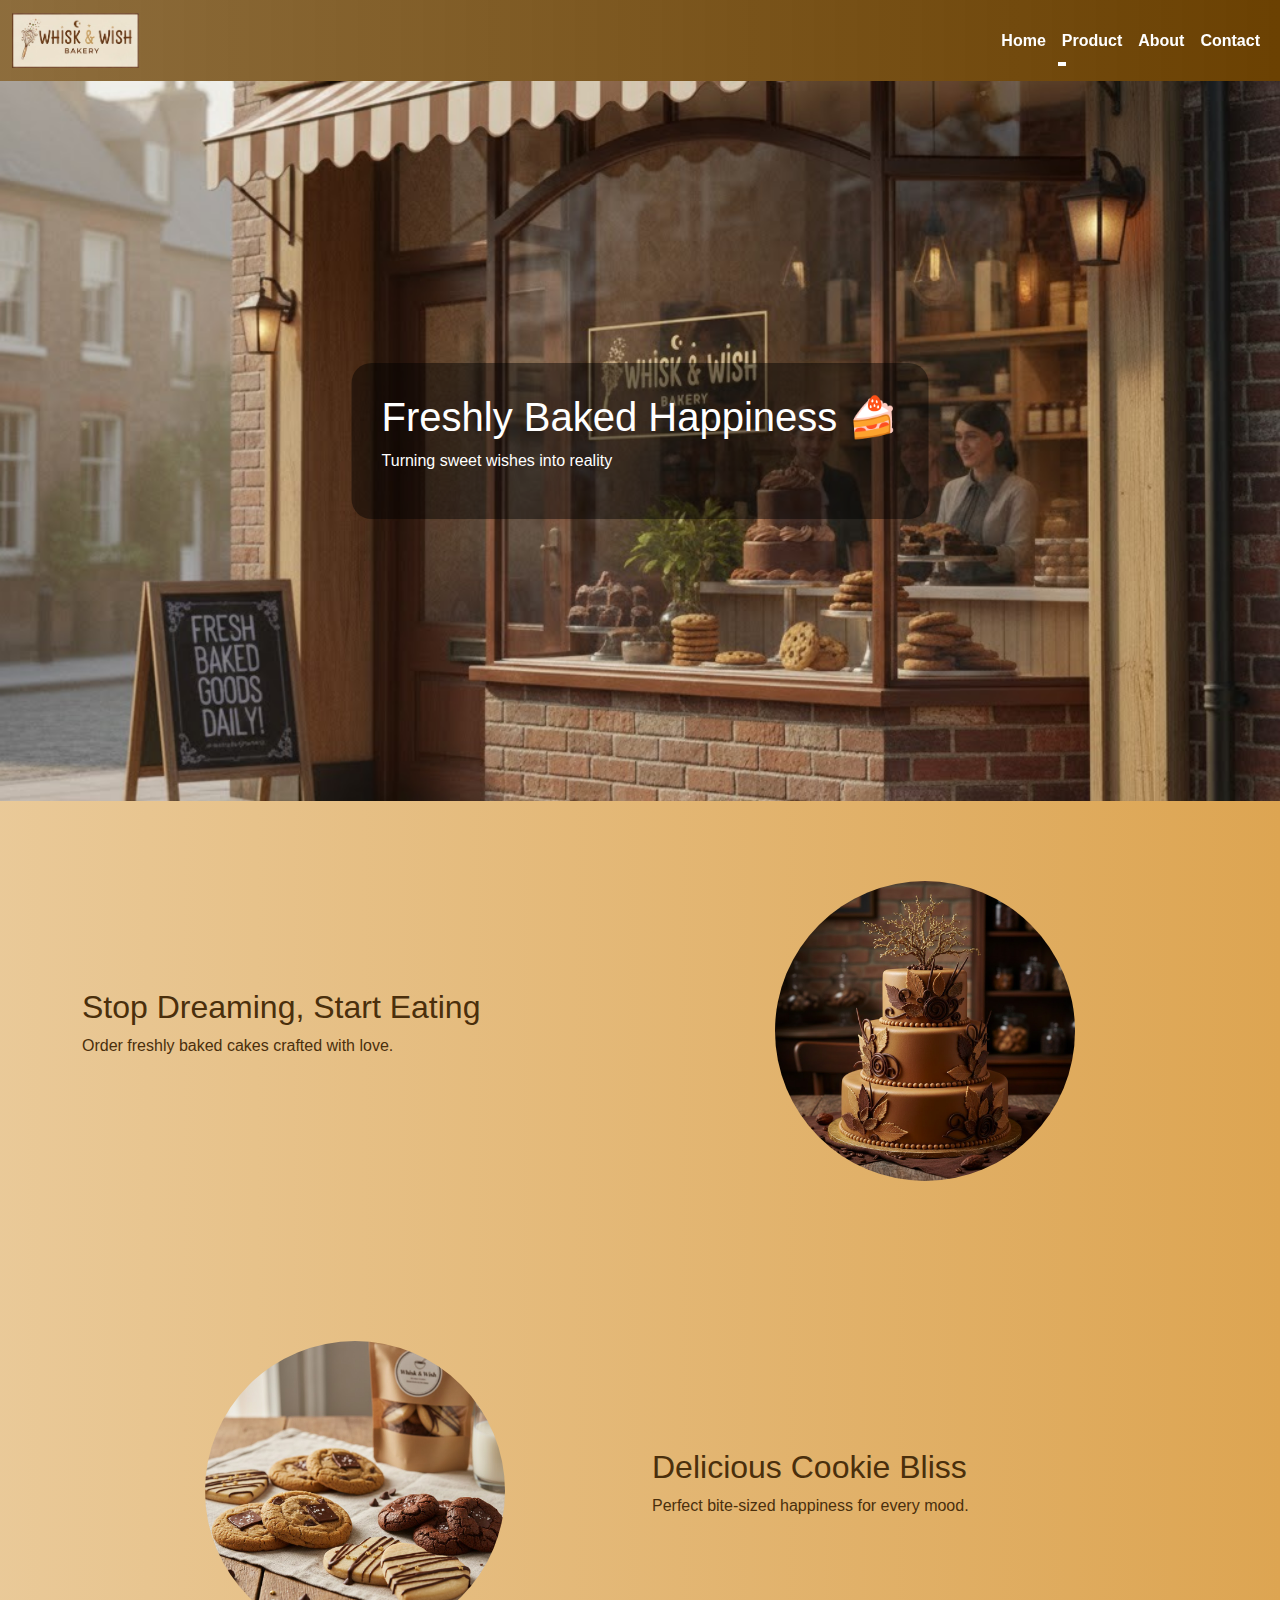
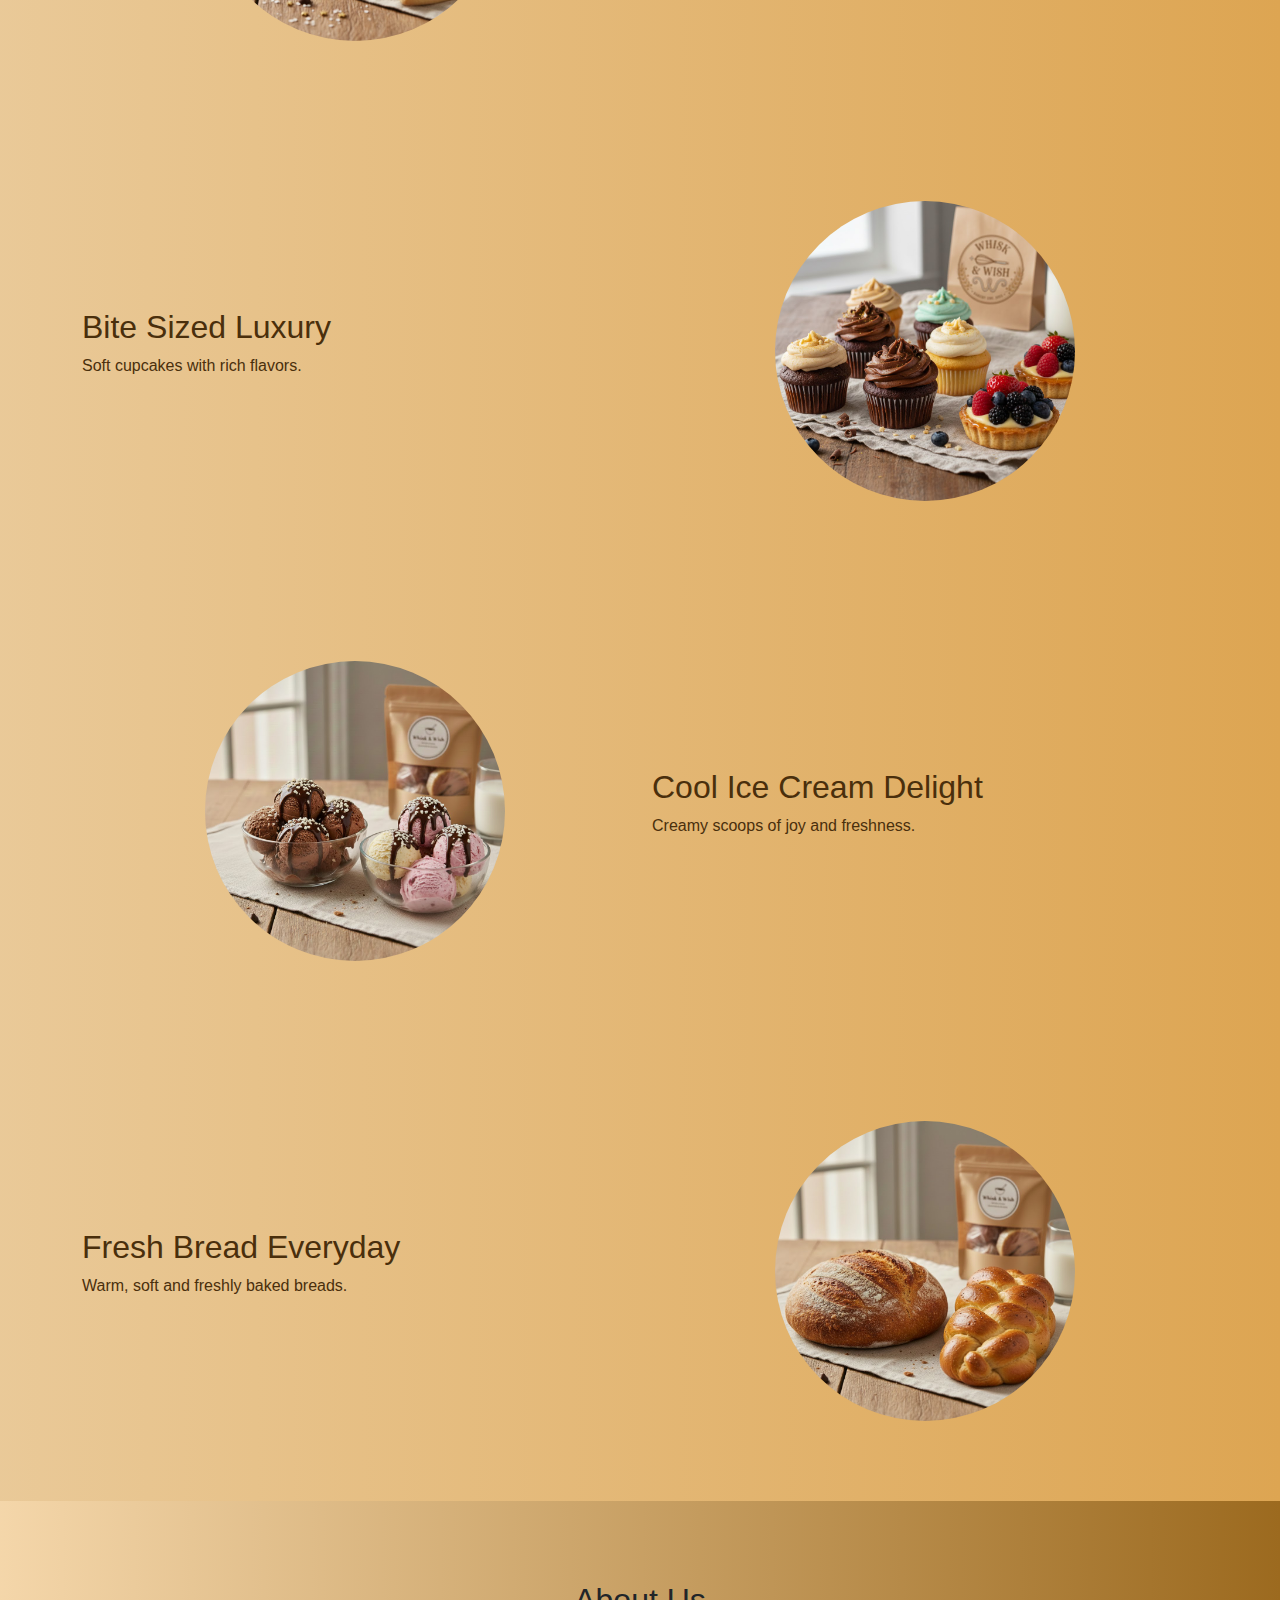
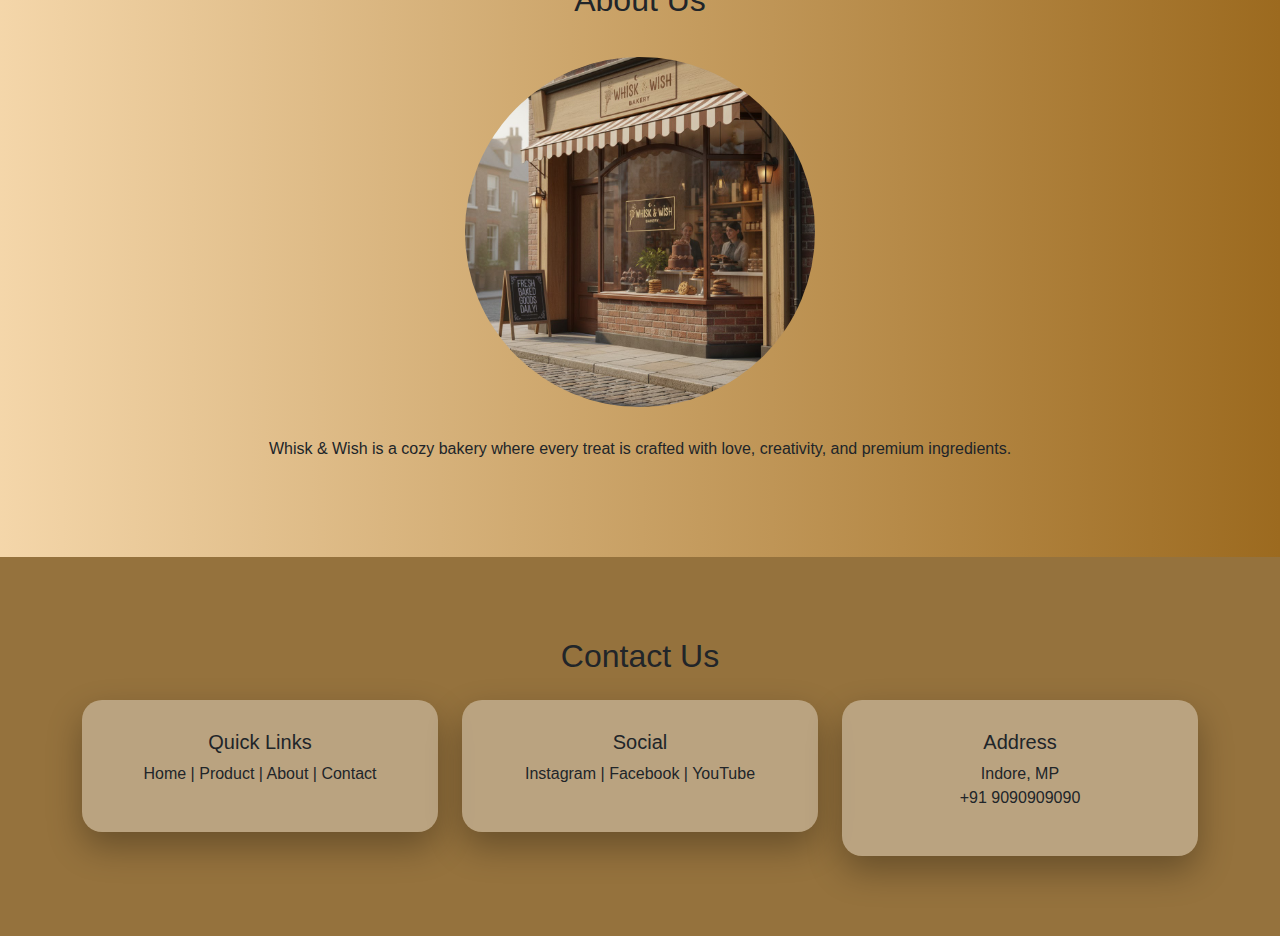
<file: WhiskandWish/index.html>
<!DOCTYPE html>
<html lang="en">
<head>
  <meta charset="UTF-8">
  <title>Whisk & Wish Bakery</title>
  <meta name="viewport" content="width=device-width, initial-scale=1.0">

  <!-- Bootstrap -->
  <link href="https://cdn.jsdelivr.net/npm/bootstrap@5.3.8/dist/css/bootstrap.min.css" rel="stylesheet">

  <!-- Custom CSS -->
  <link rel="stylesheet" href="Style.css">
</head>

<body>

<!-- NAVBAR -->
<nav class="navbar navbar-expand-lg sticky-top">
  <div class="container-fluid">
    <a class="navbar-brand" href="#">
      <img src="new ww.jpg" height="55">
    </a>

    <button class="navbar-toggler" data-bs-toggle="collapse" data-bs-target="#menu">
      <span class="navbar-toggler-icon"></span>
    </button>

    <div class="collapse navbar-collapse" id="menu">
      <ul class="navbar-nav ms-auto">
        <li class="nav-item"><a class="nav-link" href="#">Home</a></li>
        <li class="nav-item dropdown">
          <a class="nav-link dropdown-toggle" data-bs-toggle="dropdown">Product</a>
          <ul class="dropdown-menu">
            <li><a class="dropdown-item" href="#">Cake</a></li>
            <li><a class="dropdown-item" href="#">Cookies</a></li>
            <li><a class="dropdown-item" href="#">Cupcake</a></li>
            <li><a class="dropdown-item" href="#">Ice Cream</a></li>
            <li><a class="dropdown-item" href="#">Bread</a></li>
          </ul>
        </li>
        <li class="nav-item"><a class="nav-link" href="#about">About</a></li>
        <li class="nav-item"><a class="nav-link" href="#contact">Contact</a></li>
      </ul>
    </div>
  </div>
</nav>

<!-- HERO -->
<section class="hero">
  <img src="bakery.jpg" class="hero-img">
  <div class="hero-text">
    <h1>Freshly Baked Happiness 🍰</h1>
    <p>Turning sweet wishes into reality</p>
  </div>
</section>

<!-- ITEMS -->
<section class="item">
  <div class="container">
    <div class="row align-items-center">
      <div class="col-md-6 text-section">
        <h2>Stop Dreaming, Start Eating</h2>
        <p>Order freshly baked cakes crafted with love.</p>
      </div>
      <div class="col-md-6 text-center">
        <img src="ocake.jpg" class="food-img">
      </div>
    </div>
  </div>
</section>

<section class="item reverse">
  <div class="container">
    <div class="row align-items-center">
      <div class="col-md-6 text-center">
        <img src="cookie.jpg" class="food-img">
      </div>
      <div class="col-md-6 text-section">
        <h2>Delicious Cookie Bliss</h2>
        <p>Perfect bite-sized happiness for every mood.</p>
      </div>
    </div>
  </div>
</section>

<section class="item">
  <div class="container">
    <div class="row align-items-center">
      <div class="col-md-6 text-section">
        <h2>Bite Sized Luxury</h2>
        <p>Soft cupcakes with rich flavors.</p>
      </div>
      <div class="col-md-6 text-center">
        <img src="cake.jpg" class="food-img">
      </div>
    </div>
  </div>
</section>

<section class="item reverse">
  <div class="container">
    <div class="row align-items-center">
      <div class="col-md-6 text-center">
        <img src="icecream.jpg" class="food-img">
      </div>
      <div class="col-md-6 text-section">
        <h2>Cool Ice Cream Delight</h2>
        <p>Creamy scoops of joy and freshness.</p>
      </div>
    </div>
  </div>
</section>

<section class="item">
  <div class="container">
    <div class="row align-items-center">
      <div class="col-md-6 text-section">
        <h2>Fresh Bread Everyday</h2>
        <p>Warm, soft and freshly baked breads.</p>
      </div>
      <div class="col-md-6 text-center">
        <img src="bread.jpg" class="food-img">
      </div>
    </div>
  </div>
</section>

<!-- ABOUT -->
<section id="about" class="about">
  <div class="container text-center">
    <h2>About Us</h2>
    <img src="bakery.jpg" class="about-img">
    <p>
      Whisk & Wish is a cozy bakery where every treat is crafted with love,
      creativity, and premium ingredients.
    </p>
  </div>
</section>

<!-- CONTACT -->
<section id="contact" class="contact">
  <div class="container">
    <h2 class="text-center mb-4">Contact Us</h2>
    <div class="row g-4">

      <div class="col-md-4">
        <div class="contact-card">
          <h5>Quick Links</h5>
          <p>Home | Product | About | Contact</p>
        </div>
      </div>

      <div class="col-md-4">
        <div class="contact-card">
          <h5>Social</h5>
          <p>Instagram | Facebook | YouTube</p>
        </div>
      </div>

      <div class="col-md-4">
        <div class="contact-card">
          <h5>Address</h5>
          <p>Indore, MP<br>+91 9090909090</p>
        </div>
      </div>

    </div>
  </div>
</section>

</body>
</html>
</file>
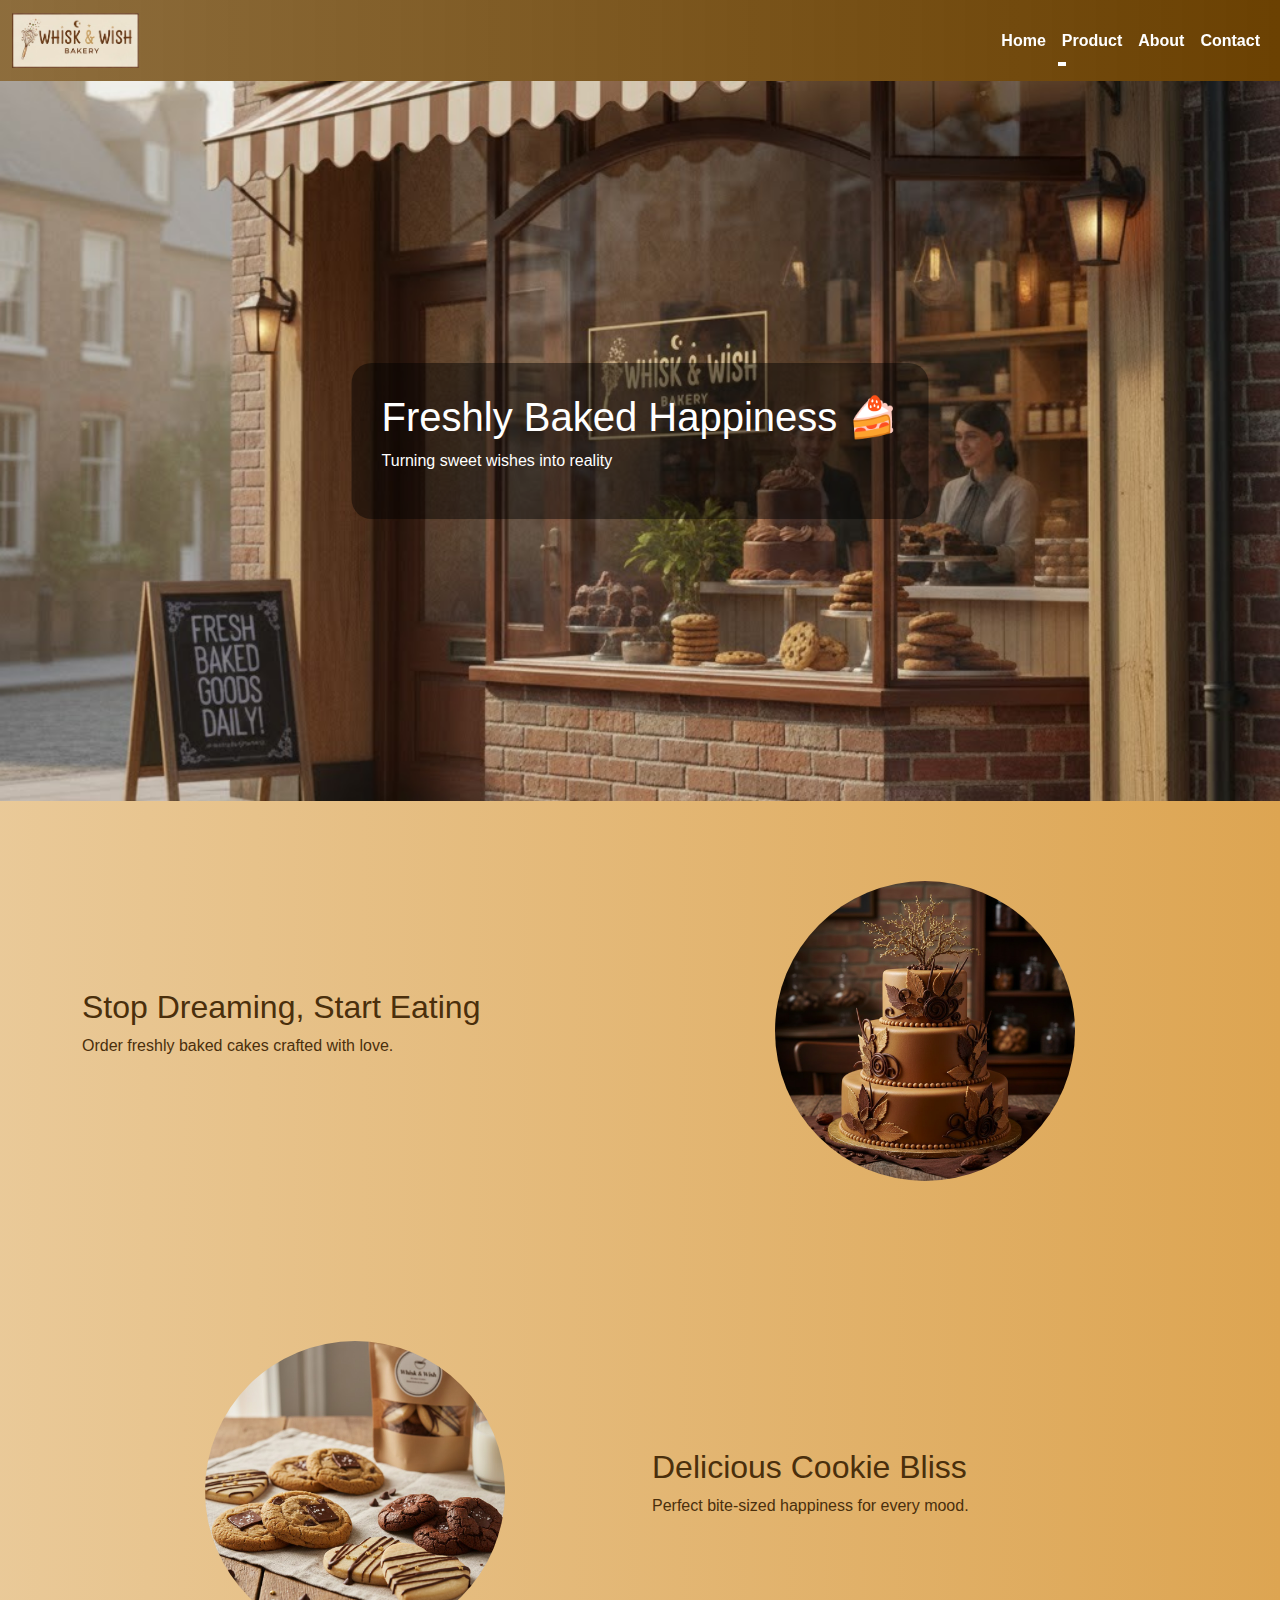
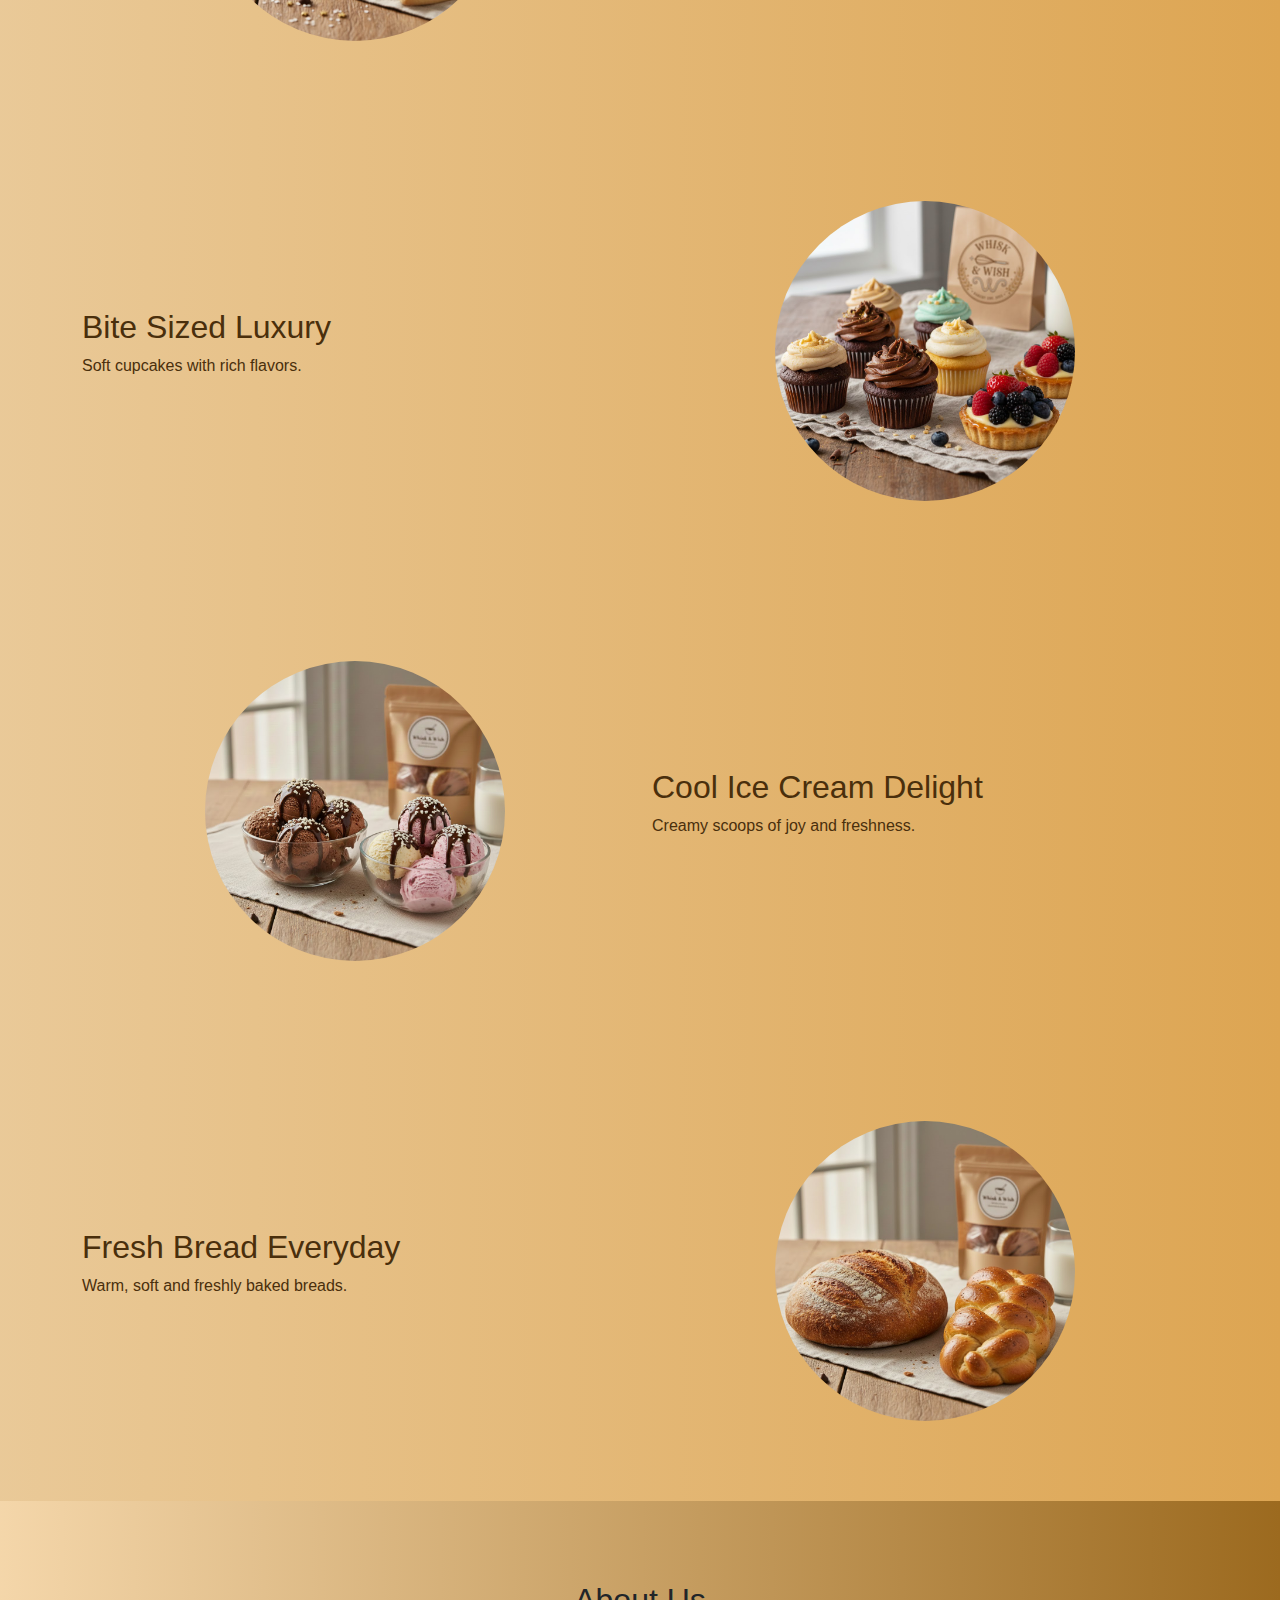
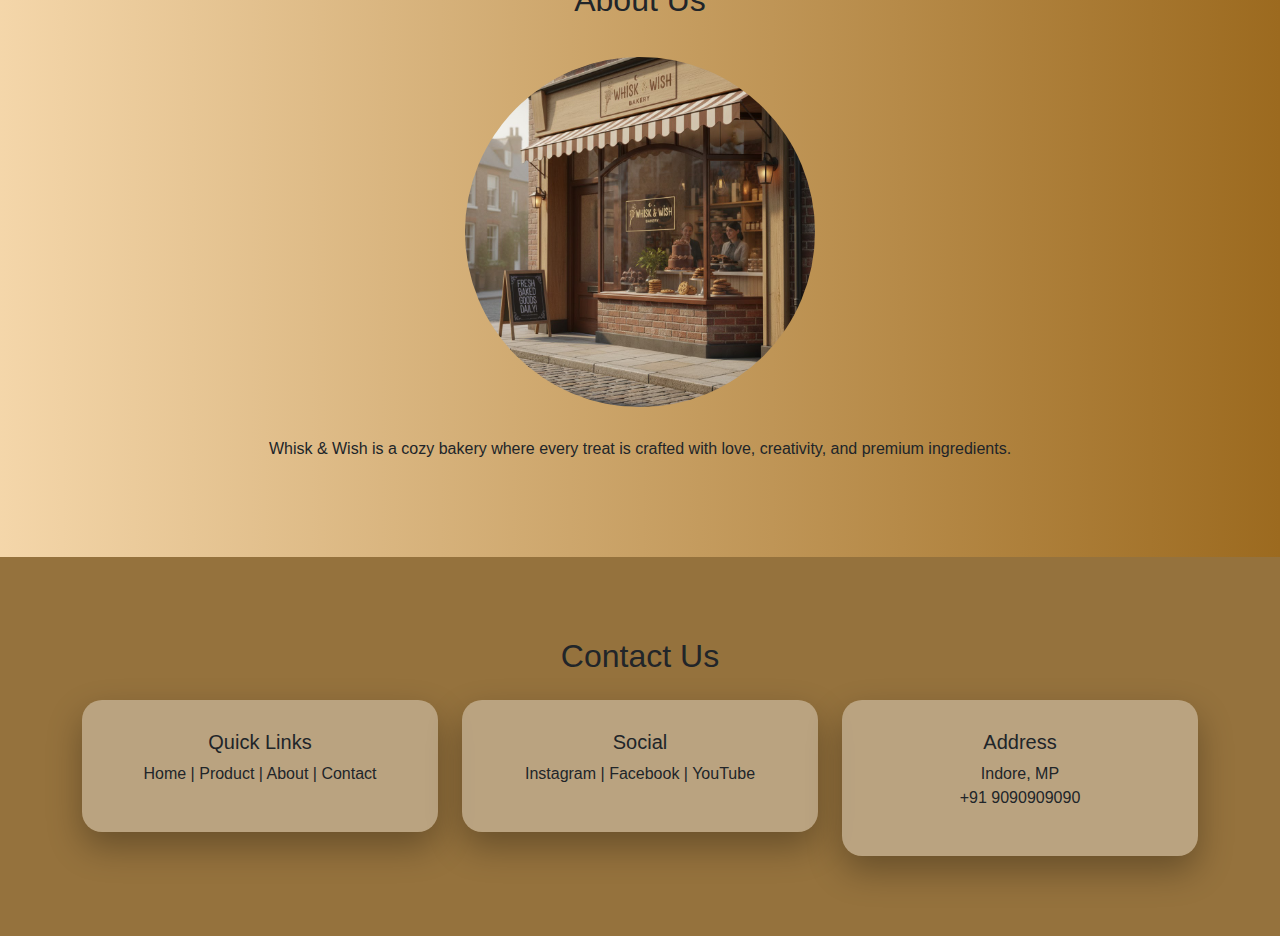
<file: Whisk_&_Wish/index1.html>
<!DOCTYPE html>
<html lang="en">
<head>
  <meta charset="UTF-8">
  <title>Whisk & Wish Bakery</title>
  <meta name="viewport" content="width=device-width, initial-scale=1.0">

  <!-- Bootstrap -->
  <link href="https://cdn.jsdelivr.net/npm/bootstrap@5.3.8/dist/css/bootstrap.min.css" rel="stylesheet">

  <!-- Custom CSS -->
  <link rel="stylesheet" href="Style.css">
</head>

<body>

<!-- NAVBAR -->
<nav class="navbar navbar-expand-lg sticky-top">
  <div class="container-fluid">
    <a class="navbar-brand" href="#">
      <img src="new ww.jpg" height="55">
    </a>

    <button class="navbar-toggler" data-bs-toggle="collapse" data-bs-target="#menu">
      <span class="navbar-toggler-icon"></span>
    </button>

    <div class="collapse navbar-collapse" id="menu">
      <ul class="navbar-nav ms-auto">
        <li class="nav-item"><a class="nav-link" href="#">Home</a></li>
        <li class="nav-item dropdown">
          <a class="nav-link dropdown-toggle" data-bs-toggle="dropdown">Product</a>
          <ul class="dropdown-menu">
            <li><a class="dropdown-item" href="#">Cake</a></li>
            <li><a class="dropdown-item" href="#">Cookies</a></li>
            <li><a class="dropdown-item" href="#">Cupcake</a></li>
            <li><a class="dropdown-item" href="#">Ice Cream</a></li>
            <li><a class="dropdown-item" href="#">Bread</a></li>
          </ul>
        </li>
        <li class="nav-item"><a class="nav-link" href="#about">About</a></li>
        <li class="nav-item"><a class="nav-link" href="#contact">Contact</a></li>
      </ul>
    </div>
  </div>
</nav>

<!-- HERO -->
<section class="hero">
  <img src="bakery.jpg" class="hero-img">
  <div class="hero-text">
    <h1>Freshly Baked Happiness 🍰</h1>
    <p>Turning sweet wishes into reality</p>
  </div>
</section>

<!-- ITEMS -->
<section class="item">
  <div class="container">
    <div class="row align-items-center">
      <div class="col-md-6 text-section">
        <h2>Stop Dreaming, Start Eating</h2>
        <p>Order freshly baked cakes crafted with love.</p>
      </div>
      <div class="col-md-6 text-center">
        <img src="ocake.jpg" class="food-img">
      </div>
    </div>
  </div>
</section>

<section class="item reverse">
  <div class="container">
    <div class="row align-items-center">
      <div class="col-md-6 text-center">
        <img src="cookie.jpg" class="food-img">
      </div>
      <div class="col-md-6 text-section">
        <h2>Delicious Cookie Bliss</h2>
        <p>Perfect bite-sized happiness for every mood.</p>
      </div>
    </div>
  </div>
</section>

<section class="item">
  <div class="container">
    <div class="row align-items-center">
      <div class="col-md-6 text-section">
        <h2>Bite Sized Luxury</h2>
        <p>Soft cupcakes with rich flavors.</p>
      </div>
      <div class="col-md-6 text-center">
        <img src="cake.jpg" class="food-img">
      </div>
    </div>
  </div>
</section>

<section class="item reverse">
  <div class="container">
    <div class="row align-items-center">
      <div class="col-md-6 text-center">
        <img src="icecream.jpg" class="food-img">
      </div>
      <div class="col-md-6 text-section">
        <h2>Cool Ice Cream Delight</h2>
        <p>Creamy scoops of joy and freshness.</p>
      </div>
    </div>
  </div>
</section>

<section class="item">
  <div class="container">
    <div class="row align-items-center">
      <div class="col-md-6 text-section">
        <h2>Fresh Bread Everyday</h2>
        <p>Warm, soft and freshly baked breads.</p>
      </div>
      <div class="col-md-6 text-center">
        <img src="bread.jpg" class="food-img">
      </div>
    </div>
  </div>
</section>

<!-- ABOUT -->
<section id="about" class="about">
  <div class="container text-center">
    <h2>About Us</h2>
    <img src="bakery.jpg" class="about-img">
    <p>
      Whisk & Wish is a cozy bakery where every treat is crafted with love,
      creativity, and premium ingredients.
    </p>
  </div>
</section>

<!-- CONTACT -->
<section id="contact" class="contact">
  <div class="container">
    <h2 class="text-center mb-4">Contact Us</h2>
    <div class="row g-4">

      <div class="col-md-4">
        <div class="contact-card">
          <h5>Quick Links</h5>
          <p>Home | Product | About | Contact</p>
        </div>
      </div>

      <div class="col-md-4">
        <div class="contact-card">
          <h5>Social</h5>
          <p>Instagram | Facebook | YouTube</p>
        </div>
      </div>

      <div class="col-md-4">
        <div class="contact-card">
          <h5>Address</h5>
          <p>Indore, MP<br>+91 9090909090</p>
        </div>
      </div>

    </div>
  </div>
</section>

</body>
</html>
</file>
<file: Digital library/Style.css>
@import url('https://fonts.googleapis.com/css2?family=Merriweather:ital,opsz,wght@0,18..144,300..900;1,18..144,300..900&display=swap');

*{
  margin: 0;
  font-family: "Merriweather", serif;
  font-optical-sizing: auto;
  font-weight:300px;
  font-style:normal;
  font-variation-settings:"wdth" 100;
}

/* 
#box{
    height: 587px;
    width: 1163px;
    border-style: solid;
    margin: auto;
 } */


#header{
    height: 15%;
    width: 1163px;
    /* border-style: solid; */
 /* background-color: grey;  */
}

/* #box1{
    height: 60px;
    width: 70px;
    border-style: solid;
     margin-left: 20px;
    margin-top: 6px; 
} */
/* #box2{
    height: 60px;
    width: 150px;
    border-style: solid;
    background-color: azure;
    margin-left: 80%;
    margin-top: -65px
   
} */
#logo{
    height: 60px;
    width: 70px;
    border-style: solid;
     margin-left: 20px;
    margin-top: 25px; 

}
#heading{
    position: absolute;
    font-size: 32px;
    margin-left: 20px;
    margin-top: 30px;
    
}
#address{
    height: 70px;
    width: 200px;
margin-top: -60px;
 margin-left: 80%;

}
#nav{
    height: 48px;
    width: 1390px;
    background-color:grey;
    border-radius: 0px;
    top:120px;
    position: sticky;
    margin-right:80px ;
    box-shadow: 0px 2px 10px 1px white;
    z-index: 1;
     margin-left: -38px;

}
#nav ul{
    list-style: none;
    padding-top: 11px;
}
#nav ul li{
    display: inline;
}
#nav ul li a{
    color:white;
    text-decoration: none;
    margin-left: 60px;
    font-size: 20px;
}
#nav ul li a:hover{
    color:black;
}
#nav ul li ul{
    display: none;
}
#nav ul li:hover ul{
    display: block;
    position: absolute;
    background-color: grey;
    margin-top: -2px;
    width: 150px;
    margin-left: 270px;
    border-radius: 0px 20px 20px 20px;
} 
#nav ul li ul li{
    margin-left: -45px;
    line-height: 35px;
}
/* z index use hota h agr hme page pr kuch aage lana hota h to*/
#bannerArea{
    height: 500px;
  margin-right: 40px;
    /* background-color: green; */
    border-radius: 0px;
    margin-left: -38px;
    margin-top: 30px;
}
#bannerImg{
    height: 550px;
    width: 1390px;
    border-radius: 0px;
}

        #section{
    height: 260px;
    /* background-color: #234567;
    color:white; */
    background-color: white;
    padding: 80px;
    border-radius: 0px;
   
}
#section p{
    font-size: 18px;
    text-align: justify;
    line-height: 24px;
}
#box{
    height: 400px;
    padding: 40px;
    margin-top: -40px;
    /* background-color: #234567; */
}
#box1{
    height:370px;
    float: left;
    width: 230px;
    margin: 16px;
    background-color: crimson; 
}
#boxImage{
    height: 220px;
    background-color: blue;
    overflow: hidden;
}
#boxContent{
    height: 130px;
    text-align: justify;
    padding: 10px;
    background-color: white;
}
#boxImg{
    height: 220px;
    width: 100%;
}
#boxContent button{
    background-color:grey;
    color:white;
    height: 30px;
    width: 190px;
    margin: 10px;
    border-width: 0px;
}
#boxContent button:hover{
    background-color: orange;
}
#boxImg:hover{
    transition: 2s;
    transform: scale(1.5);
    /* transform: rotate(360deg); */
}
#about{
    height: 400px;
    background-color: whitesmoke;
    padding: 40px;
}
#aboutImg{
    height: 290px;
    width: 290px;
    border-radius: 50%;
    margin-top: 40px;
    /* background-color: black; */
    float: left;
}
#aboutContent{
    height: 290px;
    width: 650px;
    float: left;
    margin-top: 30px;
    margin-left: 90px;
    padding: 20px;
    /* background-color: orange; */
    text-align: justify;
    font-size: 18px;
    line-height: 26px;
}
#aboutImage{
    height: 300px;
    width: 300px;
    border-radius: 50%;
}
#aboutImage:hover{
    transition: 2s;
    transform: scale(1.5);
}
#contact{
    height:400px;
    padding: 40px;
    background-color:gray;
}
#contactBox{
    height: 300px;
    width: 190px;
    margin: 10px;
    margin-top: 30px;
    float: left;
    padding: 10px;
    background-color: white;   
}
#contactMBox{
    height: 300px;
    width: 320px;
    margin: 10px;
    margin-top: 30px;
    float:left;
}
iframe{
    height: 320px;
    width: 310px;
}
#contactBox ul li a{
    text-decoration: none;
    line-height: 35px;
    font-size: 18px;
    color:black;
}
#contact h1{
    color:white;
}
#footer{
    padding: 10px;
    font-size: 18px;
}
</file>
<file: WhiskandWish/Style.css>
*{
  margin:0;
  padding:0;
  box-sizing:border-box;
}

body{
  font-family: 'Poppins', sans-serif;
  background:
    radial-gradient(circle at 10% 20%, rgba(255,255,255,0.08) 0%, transparent 20%),
    radial-gradient(circle at 90% 80%, rgba(255,255,255,0.08) 0%, transparent 20%);
}

/* NAVBAR */
.navbar{
  background: linear-gradient(to right, #6b4102c4,#6b4102);
  animation: slideDown 1s ease;
}

@keyframes slideDown{
  from{transform:translateY(-100%)}
  to{transform:translateY(0)}
}

.nav-link{
  color:#fff !important;
  font-weight:600;
  position:relative;
}

.nav-link::after{
  content:'';
  position:absolute;
  width:0%;
  height:2px;
  background:#fff;
  left:0;
  bottom:-5px;
  transition:.4s;
}

.nav-link:hover::after{
  width:100%;
}

/* HERO */
.hero{
  position:relative;
  overflow:hidden;
}

.hero-img{
  width:100%;
  height:80vh;
  object-fit:cover;
  animation: zoomHero 12s infinite alternate;
}

@keyframes zoomHero{
  from{transform:scale(1)}
  to{transform:scale(1.08)}
}

.hero-text{
  position:absolute;
  top:50%;
  left:50%;
  transform:translate(-50%,-50%);
  background:rgba(0,0,0,0.45);
  color:#fff;
  padding:30px;
  border-radius:20px;
  animation: fadeUp 2s ease;
}

@keyframes fadeUp{
  from{opacity:0; transform:translate(-50%,-40%)}
  to{opacity:1; transform:translate(-50%,-50%)}
}

/* ITEMS */
.item{
  padding:80px 0;
  background: linear-gradient(to right, #e3b979c4,#dda552);
  color:#4a2f0c;
}

.food-img{
  width:300px;
  border-radius:50%;
  animation: float 4s ease-in-out infinite;
  transition:.6s;
}

.food-img:hover{
  transform:scale(1.1) rotate(-2deg);
  box-shadow:0 20px 40px rgba(0,0,0,.3);
}

@keyframes float{
  0%{transform:translateY(0)}
  50%{transform:translateY(-15px)}
  100%{transform:translateY(0)}
}

/* ABOUT */
.about{
  padding:80px 0;
  background: linear-gradient(to right, #f1ca90c4,#9c6a1f);
}

.about-img{
  width:350px;
  border-radius:50%;
  margin:30px 0;
  animation: float 5s infinite;
}

/* CONTACT */
.contact{
  padding:80px 0;
  background:#95723d;
}

.contact-card{
  background:rgba(255,255,255,0.35);
  padding:30px;
  border-radius:20px;
  text-align:center;
  box-shadow:0 15px 35px rgba(0,0,0,.3);
  transition:.5s;
}

.contact-card:hover{
  transform:translateY(-10px);
}
</file>
<file: Whisk_&_Wish/Style.css>
*{
  margin:0;
  padding:0;
  box-sizing:border-box;
}

body{
  font-family: 'Poppins', sans-serif;
  background:
    radial-gradient(circle at 10% 20%, rgba(255,255,255,0.08) 0%, transparent 20%),
    radial-gradient(circle at 90% 80%, rgba(255,255,255,0.08) 0%, transparent 20%);
}

/* NAVBAR */
.navbar{
  background: linear-gradient(to right, #6b4102c4,#6b4102);
  animation: slideDown 1s ease;
}

@keyframes slideDown{
  from{transform:translateY(-100%)}
  to{transform:translateY(0)}
}

.nav-link{
  color:#fff !important;
  font-weight:600;
  position:relative;
}

.nav-link::after{
  content:'';
  position:absolute;
  width:0%;
  height:2px;
  background:#fff;
  left:0;
  bottom:-5px;
  transition:.4s;
}

.nav-link:hover::after{
  width:100%;
}

/* HERO */
.hero{
  position:relative;
  overflow:hidden;
}

.hero-img{
  width:100%;
  height:80vh;
  object-fit:cover;
  animation: zoomHero 12s infinite alternate;
}

@keyframes zoomHero{
  from{transform:scale(1)}
  to{transform:scale(1.08)}
}

.hero-text{
  position:absolute;
  top:50%;
  left:50%;
  transform:translate(-50%,-50%);
  background:rgba(0,0,0,0.45);
  color:#fff;
  padding:30px;
  border-radius:20px;
  animation: fadeUp 2s ease;
}

@keyframes fadeUp{
  from{opacity:0; transform:translate(-50%,-40%)}
  to{opacity:1; transform:translate(-50%,-50%)}
}

/* ITEMS */
.item{
  padding:80px 0;
  background: linear-gradient(to right, #e3b979c4,#dda552);
  color:#4a2f0c;
}

.food-img{
  width:300px;
  border-radius:50%;
  animation: float 4s ease-in-out infinite;
  transition:.6s;
}

.food-img:hover{
  transform:scale(1.1) rotate(-2deg);
  box-shadow:0 20px 40px rgba(0,0,0,.3);
}

@keyframes float{
  0%{transform:translateY(0)}
  50%{transform:translateY(-15px)}
  100%{transform:translateY(0)}
}

/* ABOUT */
.about{
  padding:80px 0;
  background: linear-gradient(to right, #f1ca90c4,#9c6a1f);
}

.about-img{
  width:350px;
  border-radius:50%;
  margin:30px 0;
  animation: float 5s infinite;
}

/* CONTACT */
.contact{
  padding:80px 0;
  background:#95723d;
}

.contact-card{
  background:rgba(255,255,255,0.35);
  padding:30px;
  border-radius:20px;
  text-align:center;
  box-shadow:0 15px 35px rgba(0,0,0,.3);
  transition:.5s;
}

.contact-card:hover{
  transform:translateY(-10px);
}
</file>
